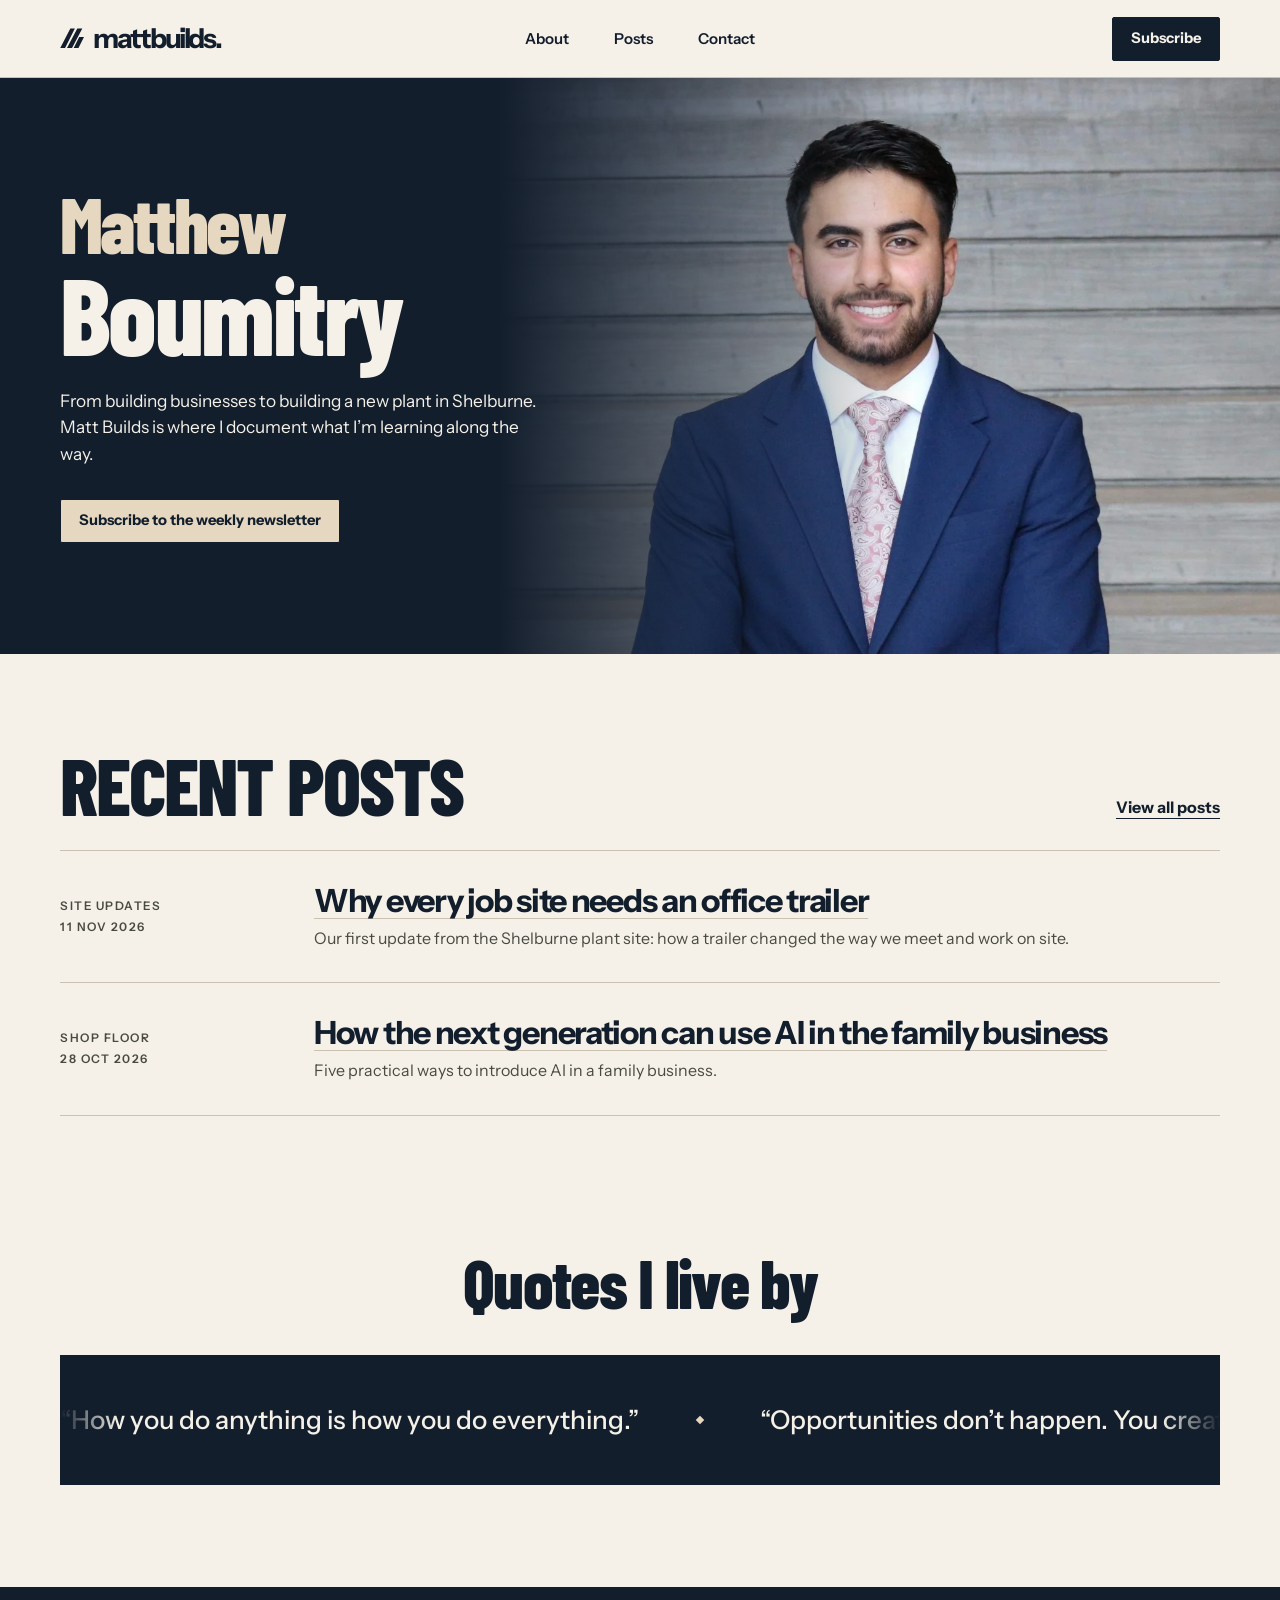
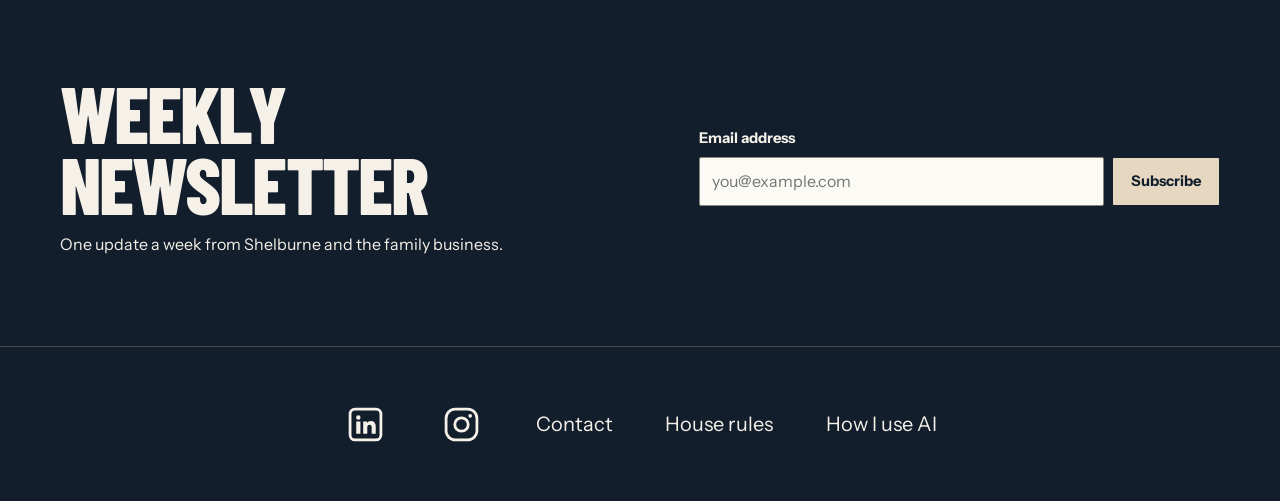
<file: public/index.html>
<!doctype html>
<html lang="en-CA">
<head>
  <meta charset="utf-8">
  <meta name="viewport" content="width=device-width, initial-scale=1">
  <meta name="description" content="I&#x27;m Matthew Boumitry. Mattbuilds follows the development of my family&#x27;s new precast plant in Shelburne, Ontario: progress from the site, and the lessons that come with it.">
  <meta name="theme-color" content="#f5f1e8">
  <title>Building a precast plant in Shelburne | Mattbuilds</title>
  <link rel="icon" href="assets/favicon.svg" type="image/svg+xml">
  <link rel="preload" href="assets/barlow-condensed-800.woff2" as="font" type="font/woff2" crossorigin>
  <link rel="stylesheet" href="assets/site.css">
  <script src="assets/site.js" defer></script>
</head>
<body>
<a class="skip-link" href="#main">Skip to content</a>
<header class="site-header">
  <div class="container header-layout">
    <a class="wordmark" href="index.html" aria-label="Mattbuilds home"><span class="brand-mark" aria-hidden="true"></span>mattbuilds<span class="brand-period" aria-hidden="true">.</span></a>
    <nav aria-label="Main navigation">
      <a href="about.html">About</a>
      <a href="posts.html">Posts</a>
      <a href="contact.html">Contact</a>
    </nav>
    <a class="button header-action" href="#subscribe">Subscribe</a>
  </div>
</header>
<main id="main">

<section class="profile-hero" aria-labelledby="hero-title">
  <div class="profile-portrait">
    <img src="assets/matthew-boumitry.webp" width="1270" height="1165" alt="Matthew Boumitry in a blue suit" fetchpriority="high">
  </div>
  <div class="container profile-content">
    <h1 id="hero-title"><span>Matthew</span> Boumitry</h1>
    <p>From building businesses to building a new plant in Shelburne.<br>
      Matt Builds is where I document what I’m learning along the way.</p>
    <a class="button" href="#subscribe">Subscribe to the weekly newsletter</a>
  </div>
</section>
<section class="container journal recent-posts" id="posts" aria-labelledby="posts-title">
  <div class="journal-heading">
    <h2 id="posts-title">Recent posts</h2>
    <a class="text-link" href="posts.html">View all posts</a>
  </div>
  <article class="journal-row journal-feature">
    <p class="post-meta">Site updates<br> <time datetime="2026-11-11">11 Nov 2026</time></p>
    <div>
      <h3><a href="office-trailer-job-site.html">Why every job site needs an office trailer</a></h3>
      <p>Our first update from the Shelburne plant site: how a trailer changed the way we meet and work on site.</p>
    </div>
  </article>
  <article class="journal-row journal-feature">
    <p class="post-meta">Shop floor<br> <time datetime="2026-10-28">28 Oct 2026</time></p>
    <div>
      <h3><a href="ai-in-family-business.html">How the next generation can use AI in the family business</a></h3>
      <p>Five practical ways to introduce AI in a family business.</p>
    </div>
  </article>
</section>

<section class="container quotes-section" aria-labelledby="quotes-title">
  <h2 id="quotes-title">Quotes I live by</h2>
  <div class="quote-marquee" data-marquee>
    <div class="quote-window">
      <div class="quote-track">
        <ul class="quote-list">
          <li><q>How you do anything is how you do everything.</q></li>
          <li><q>Opportunities don’t happen. You create them.</q></li>
          <li><q>Failure and success are on the same road. Failure is just an earlier exit.</q></li>
          <li><q>If you need to be liked by everyone, you’ll be led by everyone but yourself.</q></li>
          <li><q>You aren’t born the man you want to become you have to build him.</q></li>
          <li><q>If you don’t ask, the answers always no.</q></li>
          <li><q>Volume negates luck</q></li>
        </ul>
      </div>
    </div>
  </div>
</section>

<section class="newsletter" id="subscribe" aria-labelledby="subscribe-title">
  <div class="container newsletter-layout">
    <div>
      <h2 id="subscribe-title">Weekly newsletter</h2>
      <p>One update a week from Shelburne and the family business.</p>
    </div>
    <form class="newsletter-form" action="https://formspree.io/f/xppdpjzz" method="post" data-formspree="newsletter">
      <input type="hidden" name="form_type" value="newsletter">
      <input type="hidden" name="subject" value="Mattbuilds newsletter signup">
      <label for="newsletter-email">Email address</label>
      <div class="form-row">
        <input id="newsletter-email" name="email" type="email" placeholder="you@example.com" autocomplete="email" required>
        <button class="button" type="submit">Subscribe</button>
      </div>
      <p class="form-status" role="status"></p>
    </form>
  </div>
</section>
</main>
<footer class="site-footer">
  <nav class="container footer-layout" aria-label="Footer navigation">
    <a class="social-link" href="https://www.linkedin.com/in/matthewboumitry/" aria-label="LinkedIn">
      <svg viewBox="0 0 24 24" aria-hidden="true" focusable="false">
        <rect x="2" y="2" width="20" height="20" rx="3.2" fill="none" stroke="currentColor" stroke-width="1.8"/>
        <path fill="currentColor" d="M6 10h2.7v8H6zm1.35-4a1.43 1.43 0 1 1 0 2.86 1.43 1.43 0 0 1 0-2.86zM10.5 10H13v1.1c.5-.83 1.36-1.32 2.5-1.32 2.11 0 3.15 1.27 3.15 3.69V18H16v-4.23c0-1.04-.38-1.62-1.27-1.62-1 0-1.57.67-1.57 1.76V18H10.5z"/>
      </svg>
    </a>
    <a class="social-link" href="https://www.instagram.com/m.boumitry/" aria-label="Instagram">
      <svg viewBox="0 0 24 24" fill="none" aria-hidden="true" focusable="false">
        <rect x="2" y="2" width="20" height="20" rx="6" stroke="currentColor" stroke-width="1.8"/>
        <circle cx="12" cy="12" r="4.35" stroke="currentColor" stroke-width="1.8"/>
        <circle cx="17.65" cy="6.4" r="1.2" fill="currentColor"/>
      </svg>
    </a>
    <a href="contact.html">Contact</a>
    <a href="house-rules.html">House rules</a>
    <a href="ai.html">How I use AI</a>
  </nav>
</footer>
</body>
</html>
</file>
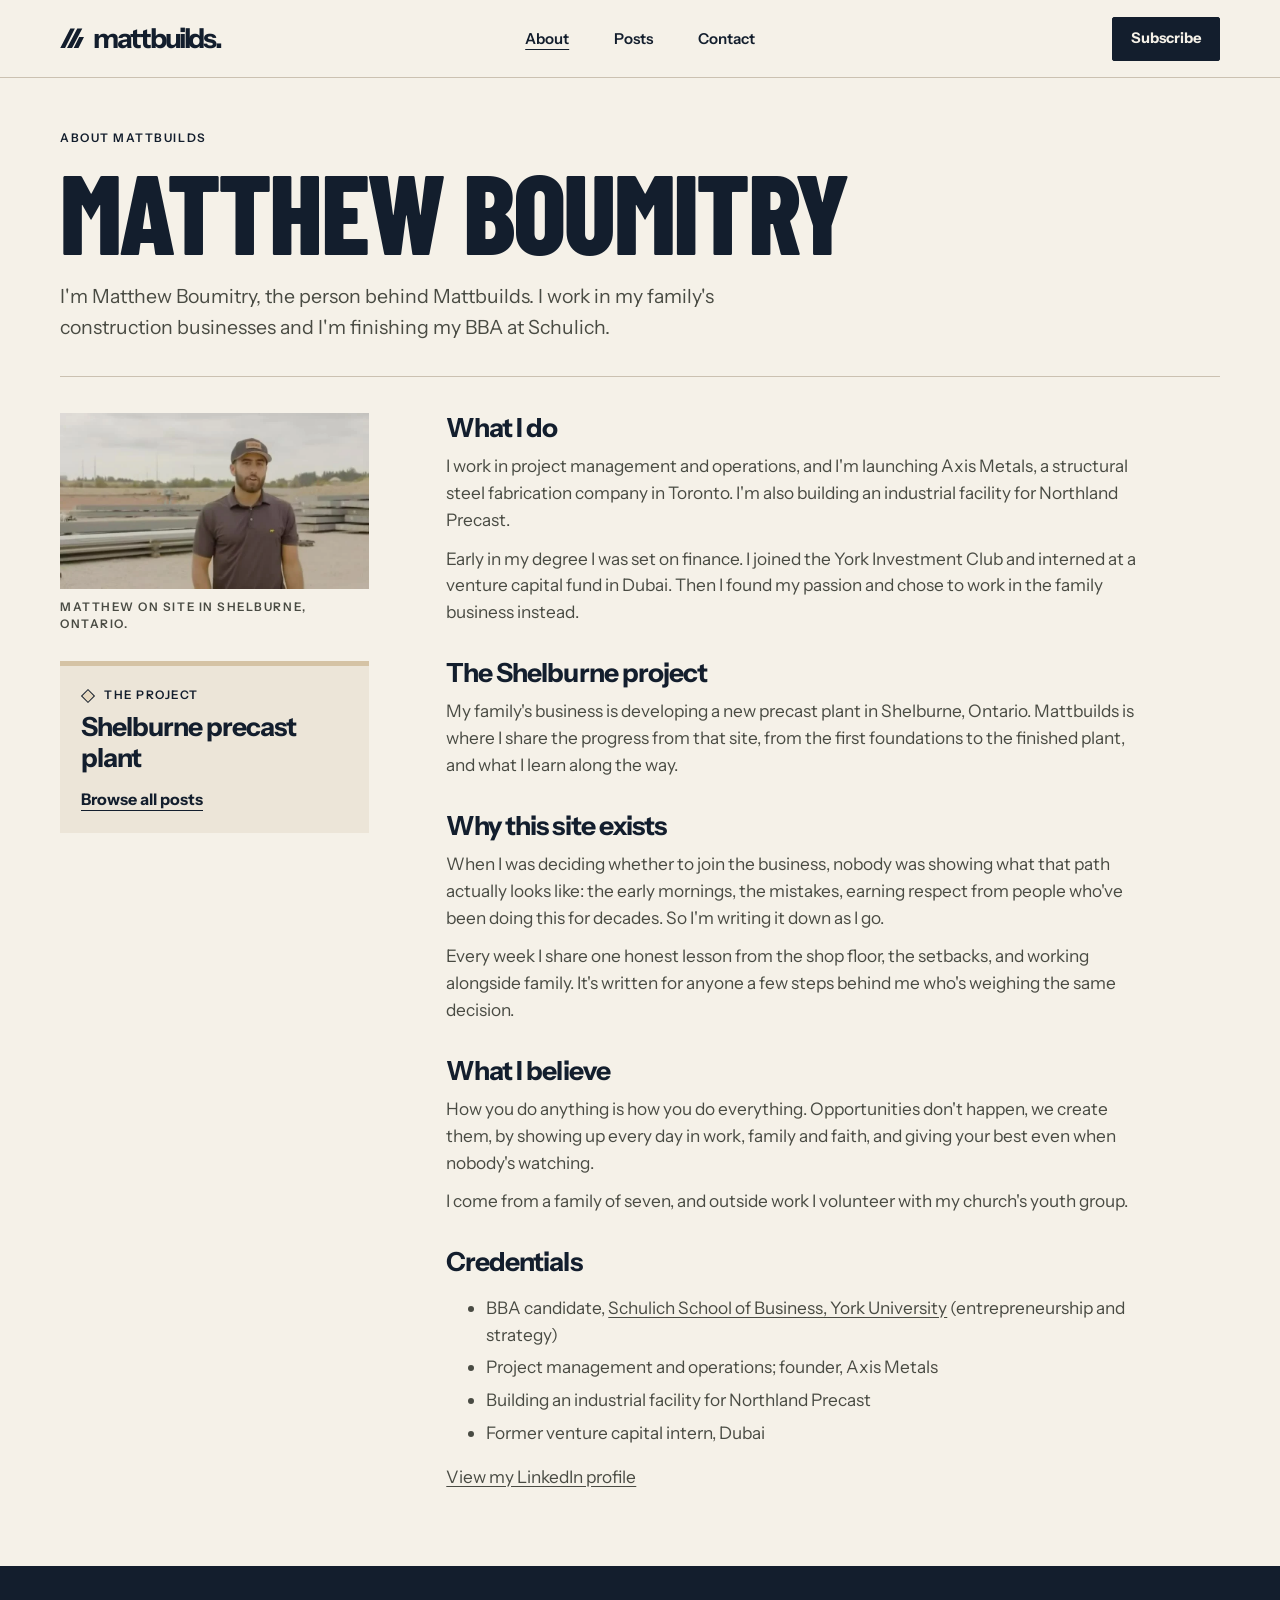
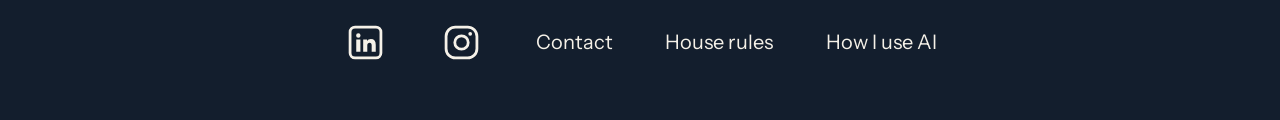
<file: public/about.html>
<!doctype html>
<html lang="en-CA">
<head>
  <meta charset="utf-8">
  <meta name="viewport" content="width=device-width, initial-scale=1">
  <meta name="description" content="I&#x27;m Matthew Boumitry, the person behind Mattbuilds. I work in my family&#x27;s construction businesses and I&#x27;m finishing my BBA at Schulich.">
  <meta name="theme-color" content="#f5f1e8">
  <title>About | Mattbuilds</title>
  <link rel="icon" href="assets/favicon.svg" type="image/svg+xml">
  <link rel="preload" href="assets/barlow-condensed-800.woff2" as="font" type="font/woff2" crossorigin>
  <link rel="stylesheet" href="assets/site.css">
  <script src="assets/site.js" defer></script>
</head>
<body>
<a class="skip-link" href="#main">Skip to content</a>
<header class="site-header">
  <div class="container header-layout">
    <a class="wordmark" href="index.html" aria-label="Mattbuilds home"><span class="brand-mark" aria-hidden="true"></span>mattbuilds<span class="brand-period" aria-hidden="true">.</span></a>
    <nav aria-label="Main navigation">
      <a href="about.html" aria-current="page">About</a>
      <a href="posts.html">Posts</a>
      <a href="contact.html">Contact</a>
    </nav>
    <a class="button header-action" href="index.html#subscribe">Subscribe</a>
  </div>
</header>
<main id="main">

<header class="container page-heading">
  <p class="eyebrow">About Mattbuilds</p>
  <h1>Matthew Boumitry</h1>
  <p class="page-intro">I&#x27;m Matthew Boumitry, the person behind Mattbuilds. I work in my family&#x27;s construction businesses and I&#x27;m finishing my BBA at Schulich.</p>
</header>
<div class="container detail-layout">
  <div class="profile-sidebar">
    <figure class="inline-figure">
      <img src="assets/matthew-on-site.webp" width="816" height="464" alt="Matthew Boumitry standing beside stacked steel at the Shelburne plant site">
      <figcaption>Matthew on site in Shelburne, Ontario.</figcaption>
    </figure>
    <aside class="side-note">
      <p class="eyebrow"><span class="location-dot" aria-hidden="true"></span> The project</p>
      <h2>Shelburne precast plant</h2>
      <a class="text-link" href="posts.html">Browse all posts</a>
    </aside>
  </div>
  <div class="prose">
          <h2>What I do</h2>
          <p>I work in project management and operations, and I'm launching Axis Metals, a structural steel fabrication company in Toronto. I'm also building an industrial facility for Northland Precast.</p>
          <p>Early in my degree I was set on finance. I joined the York Investment Club and interned at a venture capital fund in Dubai. Then I found my passion and chose to work in the family business instead.</p>

          <h2>The Shelburne project</h2>
          <p>My family's business is developing a new precast plant in Shelburne, Ontario. Mattbuilds is where I share the progress from that site, from the first foundations to the finished plant, and what I learn along the way.</p>

          <h2>Why this site exists</h2>
          <p>When I was deciding whether to join the business, nobody was showing what that path actually looks like: the early mornings, the mistakes, earning respect from people who've been doing this for decades. So I'm writing it down as I go.</p>
          <p>Every week I share one honest lesson from the shop floor, the setbacks, and working alongside family. It's written for anyone a few steps behind me who's weighing the same decision.</p>

          <h2>What I believe</h2>
          <p>How you do anything is how you do everything. Opportunities don't happen, we create them, by showing up every day in work, family and faith, and giving your best even when nobody's watching.</p>
          <p>I come from a family of seven, and outside work I volunteer with my church's youth group.</p>

          <h2>Credentials</h2>
          <ul>
            <li>BBA candidate, <a href="https://schulich.yorku.ca/programs/bba/">Schulich School of Business, York University</a> (entrepreneurship and strategy)</li>
            <li>Project management and operations; founder, Axis Metals</li>
            <li>Building an industrial facility for Northland Precast</li>
            <li>Former venture capital intern, Dubai</li>
          </ul>
          <p><a href="https://www.linkedin.com/in/matthewboumitry/">View my LinkedIn profile</a></p>
          </div>
</div>


</main>
<footer class="site-footer">
  <nav class="container footer-layout" aria-label="Footer navigation">
    <a class="social-link" href="https://www.linkedin.com/in/matthewboumitry/" aria-label="LinkedIn">
      <svg viewBox="0 0 24 24" aria-hidden="true" focusable="false">
        <rect x="2" y="2" width="20" height="20" rx="3.2" fill="none" stroke="currentColor" stroke-width="1.8"/>
        <path fill="currentColor" d="M6 10h2.7v8H6zm1.35-4a1.43 1.43 0 1 1 0 2.86 1.43 1.43 0 0 1 0-2.86zM10.5 10H13v1.1c.5-.83 1.36-1.32 2.5-1.32 2.11 0 3.15 1.27 3.15 3.69V18H16v-4.23c0-1.04-.38-1.62-1.27-1.62-1 0-1.57.67-1.57 1.76V18H10.5z"/>
      </svg>
    </a>
    <a class="social-link" href="https://www.instagram.com/m.boumitry/" aria-label="Instagram">
      <svg viewBox="0 0 24 24" fill="none" aria-hidden="true" focusable="false">
        <rect x="2" y="2" width="20" height="20" rx="6" stroke="currentColor" stroke-width="1.8"/>
        <circle cx="12" cy="12" r="4.35" stroke="currentColor" stroke-width="1.8"/>
        <circle cx="17.65" cy="6.4" r="1.2" fill="currentColor"/>
      </svg>
    </a>
    <a href="contact.html">Contact</a>
    <a href="house-rules.html">House rules</a>
    <a href="ai.html">How I use AI</a>
  </nav>
</footer>
</body>
</html>
</file>
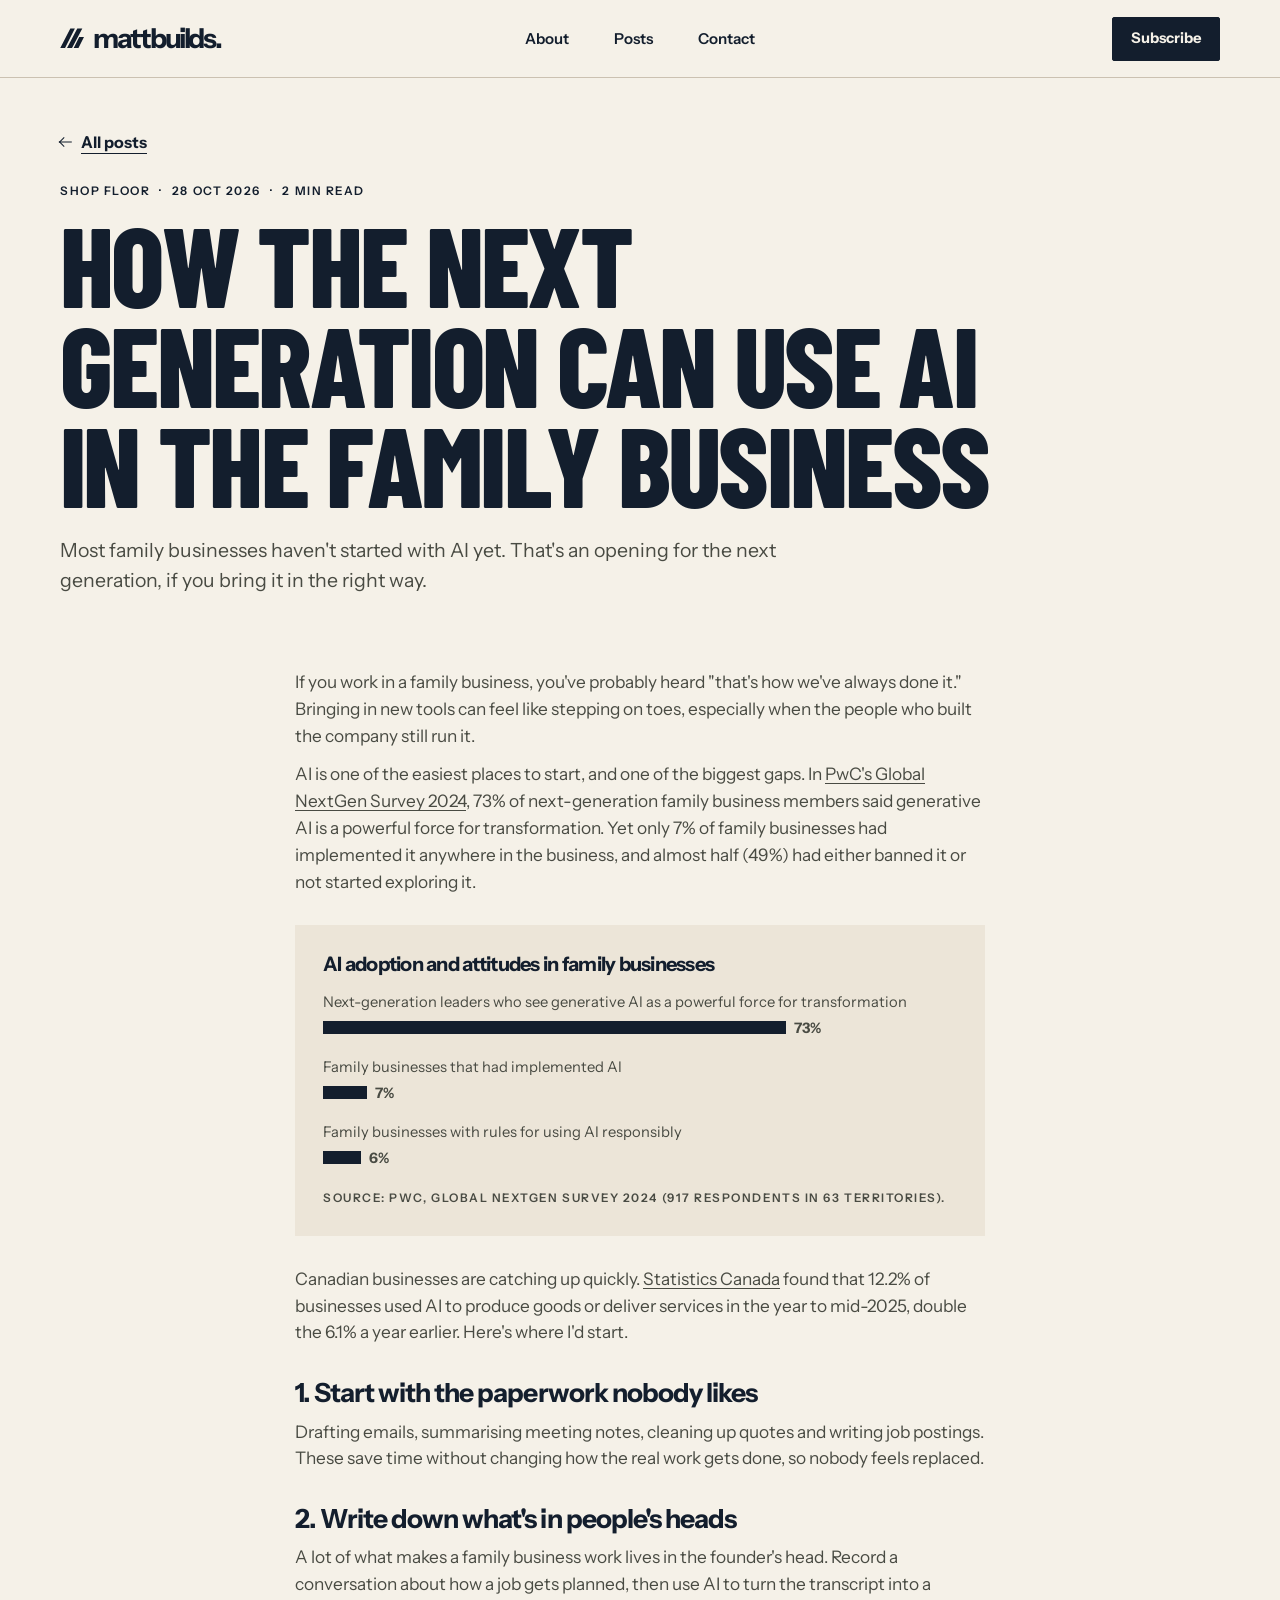
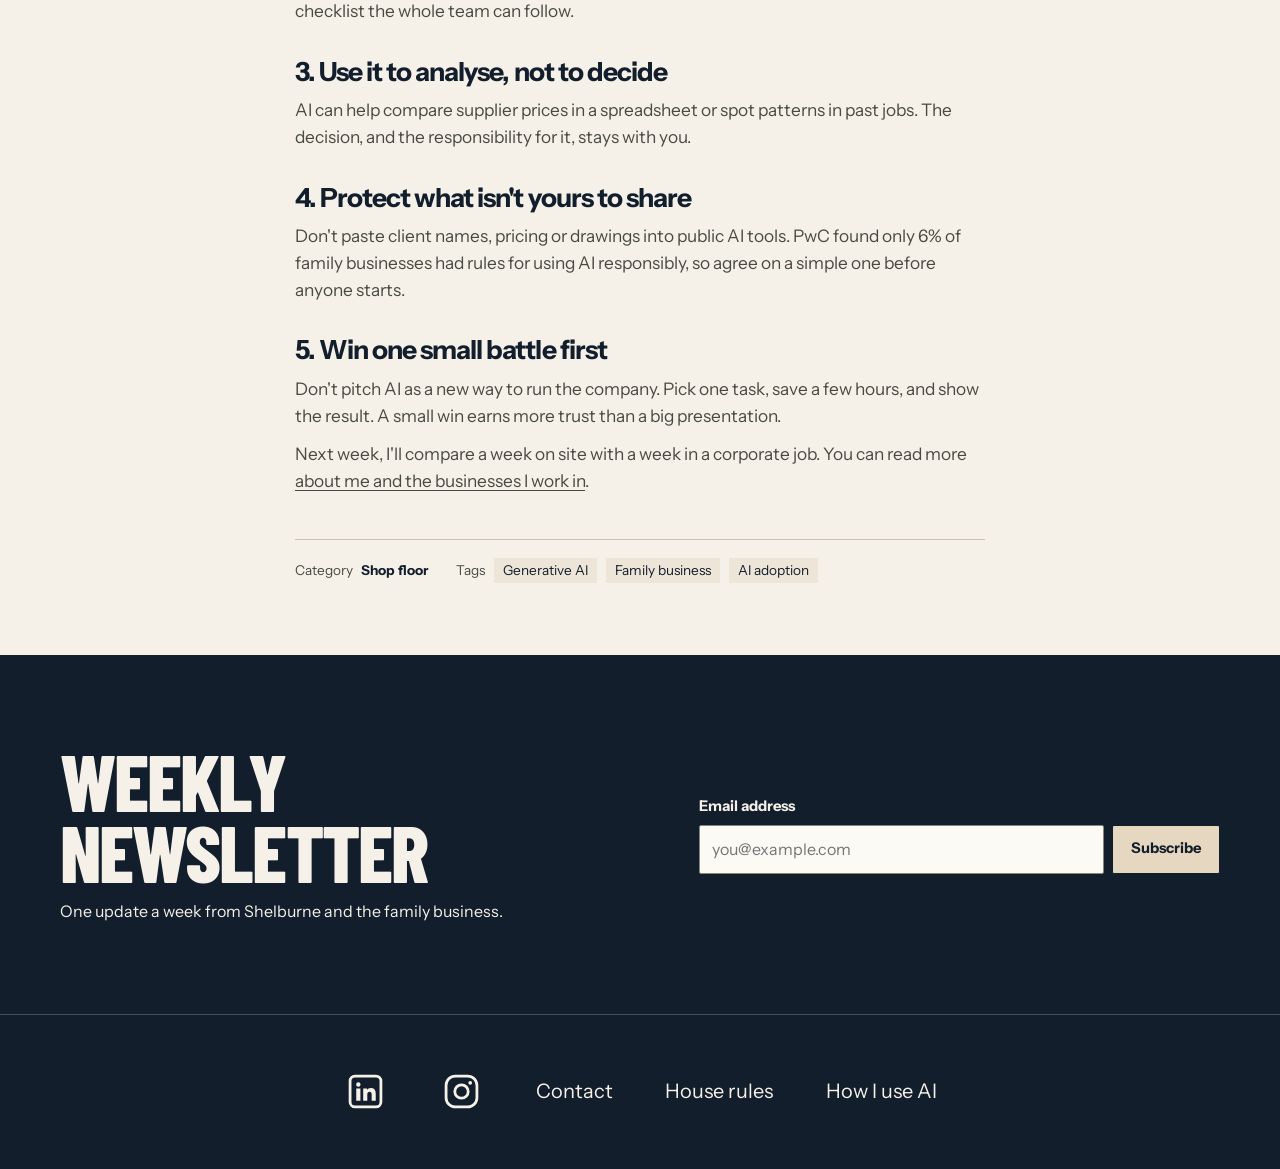
<file: public/ai-in-family-business.html>
<!doctype html>
<html lang="en-CA">
<head>
  <meta charset="utf-8">
  <meta name="viewport" content="width=device-width, initial-scale=1">
  <meta name="description" content="Most family businesses haven&#x27;t started with AI yet. That&#x27;s an opening for the next generation, if you bring it in the right way.">
  <meta name="theme-color" content="#f5f1e8">
  <title>How the next generation can use AI in the family business | Mattbuilds</title>
  <link rel="icon" href="assets/favicon.svg" type="image/svg+xml">
  <link rel="preload" href="assets/barlow-condensed-800.woff2" as="font" type="font/woff2" crossorigin>
  <link rel="stylesheet" href="assets/site.css">
  <script src="assets/site.js" defer></script>
</head>
<body>
<a class="skip-link" href="#main">Skip to content</a>
<header class="site-header">
  <div class="container header-layout">
    <a class="wordmark" href="index.html" aria-label="Mattbuilds home"><span class="brand-mark" aria-hidden="true"></span>mattbuilds<span class="brand-period" aria-hidden="true">.</span></a>
    <nav aria-label="Main navigation">
      <a href="about.html">About</a>
      <a href="posts.html">Posts</a>
      <a href="contact.html">Contact</a>
    </nav>
    <a class="button header-action" href="index.html#subscribe">Subscribe</a>
  </div>
</header>
<main id="main">
<article>
  <header class="container page-heading article-heading">
    <a class="text-link back-link" href="posts.html"><span class="arrow arrow-left" aria-hidden="true"></span> All posts</a>
    <p class="eyebrow">Shop floor <span aria-hidden="true">·</span> <time datetime="2026-10-28">28 Oct 2026</time> <span aria-hidden="true">·</span> 2 min read</p>
    <h1>How the next generation can use AI in the family business</h1>
    <p class="page-intro">Most family businesses haven&#x27;t started with AI yet. That&#x27;s an opening for the next generation, if you bring it in the right way.</p>
  </header>
  <div class="container prose standalone-prose"><p>If you work in a family business, you've probably heard "that's how we've always done it." Bringing in new tools can feel like stepping on toes, especially when the people who built the company still run it.</p>
          <p>AI is one of the easiest places to start, and one of the biggest gaps. In <a href="https://www.pwc.com/gx/en/issues/c-suite-insights/nextgen.html" target="_blank" rel="noopener">PwC's Global NextGen Survey 2024</a>, 73% of next-generation family business members said generative AI is a powerful force for transformation. Yet only 7% of family businesses had implemented it anywhere in the business, and almost half (49%) had either banned it or not started exploring it.</p>

          <figure class="path-figure" aria-labelledby="gap-title">
            <h2 id="gap-title">AI adoption and attitudes in family businesses</h2>
            <dl class="survey-chart">
              <div>
                <dt>Next-generation leaders who see generative AI as a powerful force for transformation</dt>
                <dd><span aria-hidden="true" style="--bar: 73%"></span><strong>73%</strong></dd>
              </div>
              <div>
                <dt>Family businesses that had implemented AI</dt>
                <dd><span aria-hidden="true" style="--bar: 7%"></span><strong>7%</strong></dd>
              </div>
              <div>
                <dt>Family businesses with rules for using AI responsibly</dt>
                <dd><span aria-hidden="true" style="--bar: 6%"></span><strong>6%</strong></dd>
              </div>
            </dl>
            <figcaption>Source: PwC, Global NextGen Survey 2024 (917 respondents in 63 territories).</figcaption>
          </figure>

          <p>Canadian businesses are catching up quickly. <a href="https://www150.statcan.gc.ca/n1/pub/11-621-m/11-621-m2025008-eng.htm" target="_blank" rel="noopener">Statistics Canada</a> found that 12.2% of businesses used AI to produce goods or deliver services in the year to mid-2025, double the 6.1% a year earlier. Here's where I'd start.</p>

          <h2>1. Start with the paperwork nobody likes</h2>
          <p>Drafting emails, summarising meeting notes, cleaning up quotes and writing job postings. These save time without changing how the real work gets done, so nobody feels replaced.</p>

          <h2>2. Write down what's in people's heads</h2>
          <p>A lot of what makes a family business work lives in the founder's head. Record a conversation about how a job gets planned, then use AI to turn the transcript into a checklist the whole team can follow.</p>

          <h2>3. Use it to analyse, not to decide</h2>
          <p>AI can help compare supplier prices in a spreadsheet or spot patterns in past jobs. The decision, and the responsibility for it, stays with you.</p>

          <h2>4. Protect what isn't yours to share</h2>
          <p>Don't paste client names, pricing or drawings into public AI tools. PwC found only 6% of family businesses had rules for using AI responsibly, so agree on a simple one before anyone starts.</p>

          <h2>5. Win one small battle first</h2>
          <p>Don't pitch AI as a new way to run the company. Pick one task, save a few hours, and show the result. A small win earns more trust than a big presentation.</p>

          <p>Next week, I'll compare a week on site with a week in a corporate job. You can read more <a href="about.html">about me and the businesses I work in</a>.</p>

          </div>
  <footer class="container post-taxonomy">
    <p>Category <strong>Shop floor</strong></p>
    <div>
      <p id="post-tags-title">Tags</p>
      <ul aria-labelledby="post-tags-title">
        <li>Generative AI</li>
        <li>Family business</li>
        <li>AI adoption</li>
      </ul>
    </div>
  </footer>
</article>
<section class="newsletter" id="subscribe" aria-labelledby="subscribe-title">
  <div class="container newsletter-layout">
    <div>
      <h2 id="subscribe-title">Weekly newsletter</h2>
      <p>One update a week from Shelburne and the family business.</p>
    </div>
    <form class="newsletter-form" action="https://formspree.io/f/xppdpjzz" method="post" data-formspree="newsletter">
      <input type="hidden" name="form_type" value="newsletter">
      <input type="hidden" name="subject" value="Mattbuilds newsletter signup">
      <label for="newsletter-email">Email address</label>
      <div class="form-row">
        <input id="newsletter-email" name="email" type="email" placeholder="you@example.com" autocomplete="email" required>
        <button class="button" type="submit">Subscribe</button>
      </div>
      <p class="form-status" role="status"></p>
    </form>
  </div>
</section>

</main>
<footer class="site-footer">
  <nav class="container footer-layout" aria-label="Footer navigation">
    <a class="social-link" href="https://www.linkedin.com/in/matthewboumitry/" aria-label="LinkedIn">
      <svg viewBox="0 0 24 24" aria-hidden="true" focusable="false">
        <rect x="2" y="2" width="20" height="20" rx="3.2" fill="none" stroke="currentColor" stroke-width="1.8"/>
        <path fill="currentColor" d="M6 10h2.7v8H6zm1.35-4a1.43 1.43 0 1 1 0 2.86 1.43 1.43 0 0 1 0-2.86zM10.5 10H13v1.1c.5-.83 1.36-1.32 2.5-1.32 2.11 0 3.15 1.27 3.15 3.69V18H16v-4.23c0-1.04-.38-1.62-1.27-1.62-1 0-1.57.67-1.57 1.76V18H10.5z"/>
      </svg>
    </a>
    <a class="social-link" href="https://www.instagram.com/m.boumitry/" aria-label="Instagram">
      <svg viewBox="0 0 24 24" fill="none" aria-hidden="true" focusable="false">
        <rect x="2" y="2" width="20" height="20" rx="6" stroke="currentColor" stroke-width="1.8"/>
        <circle cx="12" cy="12" r="4.35" stroke="currentColor" stroke-width="1.8"/>
        <circle cx="17.65" cy="6.4" r="1.2" fill="currentColor"/>
      </svg>
    </a>
    <a href="contact.html">Contact</a>
    <a href="house-rules.html">House rules</a>
    <a href="ai.html">How I use AI</a>
  </nav>
</footer>
</body>
</html>
</file>
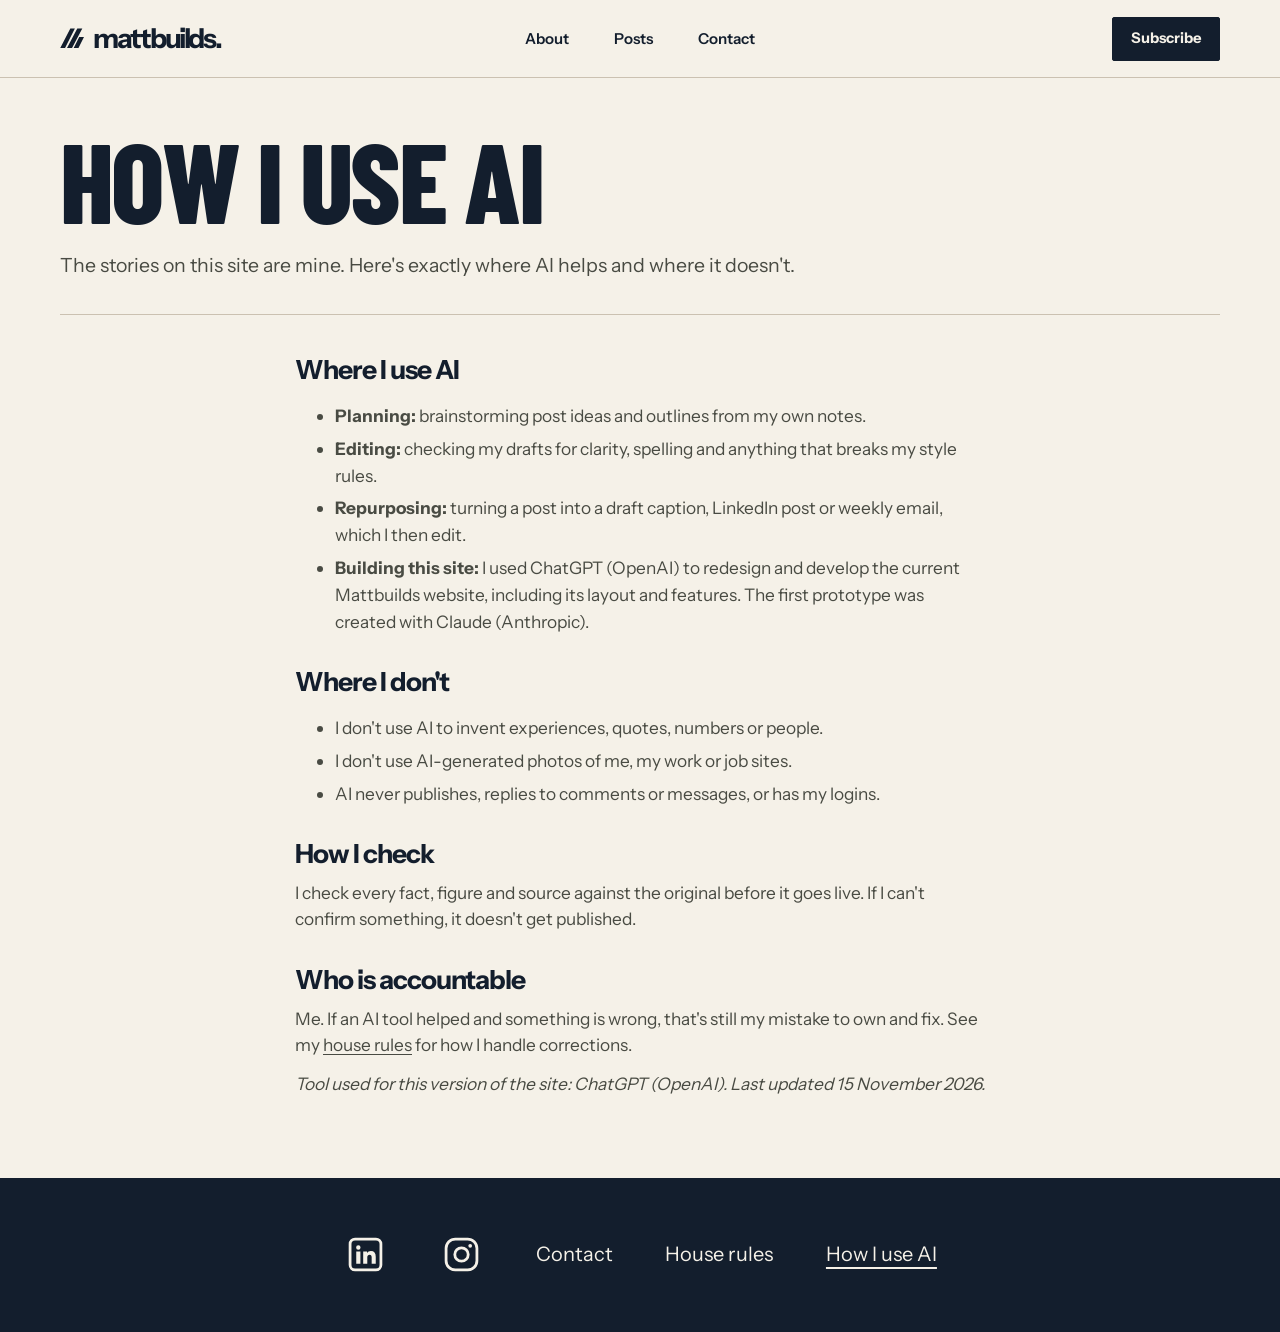
<file: public/ai.html>
<!doctype html>
<html lang="en-CA">
<head>
  <meta charset="utf-8">
  <meta name="viewport" content="width=device-width, initial-scale=1">
  <meta name="description" content="The stories on this site are mine. Here&#x27;s exactly where AI helps and where it doesn&#x27;t.">
  <meta name="theme-color" content="#f5f1e8">
  <title>How I use AI | Mattbuilds</title>
  <link rel="icon" href="assets/favicon.svg" type="image/svg+xml">
  <link rel="preload" href="assets/barlow-condensed-800.woff2" as="font" type="font/woff2" crossorigin>
  <link rel="stylesheet" href="assets/site.css">
  <script src="assets/site.js" defer></script>
</head>
<body>
<a class="skip-link" href="#main">Skip to content</a>
<header class="site-header">
  <div class="container header-layout">
    <a class="wordmark" href="index.html" aria-label="Mattbuilds home"><span class="brand-mark" aria-hidden="true"></span>mattbuilds<span class="brand-period" aria-hidden="true">.</span></a>
    <nav aria-label="Main navigation">
      <a href="about.html">About</a>
      <a href="posts.html">Posts</a>
      <a href="contact.html">Contact</a>
    </nav>
    <a class="button header-action" href="index.html#subscribe">Subscribe</a>
  </div>
</header>
<main id="main">

<header class="container page-heading">
  <h1>How I use AI</h1>
  <p class="page-intro">The stories on this site are mine. Here&#x27;s exactly where AI helps and where it doesn&#x27;t.</p>
</header>
<div class="container prose standalone-prose">
  <h2>Where I use AI</h2>
  <ul>
    <li><strong>Planning:</strong> brainstorming post ideas and outlines from my own notes.</li>
    <li><strong>Editing:</strong> checking my drafts for clarity, spelling and anything that breaks my style rules.</li>
    <li><strong>Repurposing:</strong> turning a post into a draft caption, LinkedIn post or weekly email, which I then edit.</li>
    <li><strong>Building this site:</strong> I used ChatGPT (OpenAI) to redesign and develop the current Mattbuilds website, including its layout and features. The first prototype was created with Claude (Anthropic).</li>
  </ul>

  <h2>Where I don't</h2>
  <ul>
    <li>I don't use AI to invent experiences, quotes, numbers or people.</li>
    <li>I don't use AI-generated photos of me, my work or job sites.</li>
    <li>AI never publishes, replies to comments or messages, or has my logins.</li>
  </ul>

  <h2>How I check</h2>
  <p>I check every fact, figure and source against the original before it goes live. If I can't confirm something, it doesn't get published.</p>

  <h2>Who is accountable</h2>
  <p>Me. If an AI tool helped and something is wrong, that's still my mistake to own and fix. See my <a href="house-rules.html">house rules</a> for how I handle corrections.</p>

  <p><em>Tool used for this version of the site: ChatGPT (OpenAI). Last updated 15 November 2026.</em></p>

</div>
</main>
<footer class="site-footer">
  <nav class="container footer-layout" aria-label="Footer navigation">
    <a class="social-link" href="https://www.linkedin.com/in/matthewboumitry/" aria-label="LinkedIn">
      <svg viewBox="0 0 24 24" aria-hidden="true" focusable="false">
        <rect x="2" y="2" width="20" height="20" rx="3.2" fill="none" stroke="currentColor" stroke-width="1.8"/>
        <path fill="currentColor" d="M6 10h2.7v8H6zm1.35-4a1.43 1.43 0 1 1 0 2.86 1.43 1.43 0 0 1 0-2.86zM10.5 10H13v1.1c.5-.83 1.36-1.32 2.5-1.32 2.11 0 3.15 1.27 3.15 3.69V18H16v-4.23c0-1.04-.38-1.62-1.27-1.62-1 0-1.57.67-1.57 1.76V18H10.5z"/>
      </svg>
    </a>
    <a class="social-link" href="https://www.instagram.com/m.boumitry/" aria-label="Instagram">
      <svg viewBox="0 0 24 24" fill="none" aria-hidden="true" focusable="false">
        <rect x="2" y="2" width="20" height="20" rx="6" stroke="currentColor" stroke-width="1.8"/>
        <circle cx="12" cy="12" r="4.35" stroke="currentColor" stroke-width="1.8"/>
        <circle cx="17.65" cy="6.4" r="1.2" fill="currentColor"/>
      </svg>
    </a>
    <a href="contact.html">Contact</a>
    <a href="house-rules.html">House rules</a>
    <a href="ai.html" aria-current="page">How I use AI</a>
  </nav>
</footer>
</body>
</html>
</file>
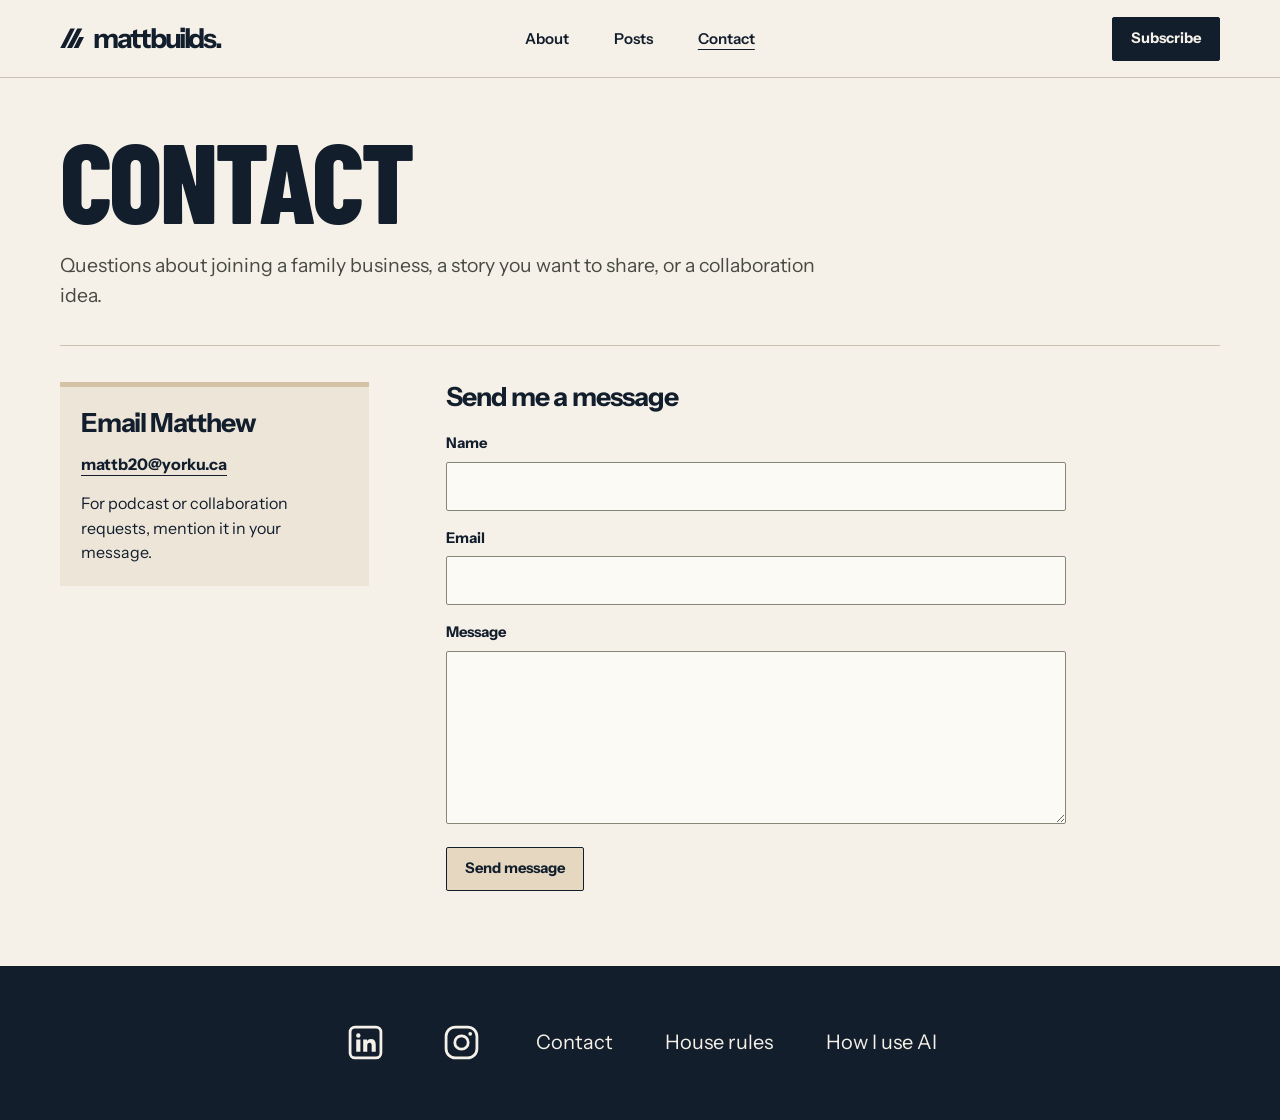
<file: public/contact.html>
<!doctype html>
<html lang="en-CA">
<head>
  <meta charset="utf-8">
  <meta name="viewport" content="width=device-width, initial-scale=1">
  <meta name="description" content="Questions about joining a family business, a story you want to share, or a collaboration idea.">
  <meta name="theme-color" content="#f5f1e8">
  <title>Contact | Mattbuilds</title>
  <link rel="icon" href="assets/favicon.svg" type="image/svg+xml">
  <link rel="preload" href="assets/barlow-condensed-800.woff2" as="font" type="font/woff2" crossorigin>
  <link rel="stylesheet" href="assets/site.css">
  <script src="assets/site.js" defer></script>
</head>
<body>
<a class="skip-link" href="#main">Skip to content</a>
<header class="site-header">
  <div class="container header-layout">
    <a class="wordmark" href="index.html" aria-label="Mattbuilds home"><span class="brand-mark" aria-hidden="true"></span>mattbuilds<span class="brand-period" aria-hidden="true">.</span></a>
    <nav aria-label="Main navigation">
      <a href="about.html">About</a>
      <a href="posts.html">Posts</a>
      <a href="contact.html" aria-current="page">Contact</a>
    </nav>
    <a class="button header-action" href="index.html#subscribe">Subscribe</a>
  </div>
</header>
<main id="main">

<header class="container page-heading">
  <h1>Contact</h1>
  <p class="page-intro">Questions about joining a family business, a story you want to share, or a collaboration idea.</p>
</header>
<div class="container detail-layout contact-layout">
  <aside class="side-note">
    <h2>Email Matthew</h2>
    <a class="text-link email-link" href="mailto:mattb20@yorku.ca">mattb20@yorku.ca</a>
    <p>For podcast or collaboration requests, mention it in your message.</p>
  </aside>
  <form class="contact-form" action="https://formspree.io/f/xppdpjzz" method="post" data-formspree="contact">
    <input type="hidden" name="form_type" value="contact">
    <input type="hidden" name="subject" value="Mattbuilds contact message">
    <h2>Send me a message</h2>
    <label for="contact-name">Name</label>
    <input id="contact-name" name="name" autocomplete="name" required>
    <label for="contact-email">Email</label>
    <input id="contact-email" name="email" type="email" autocomplete="email" required>
    <label for="contact-message">Message</label>
    <textarea id="contact-message" name="message" rows="6" required></textarea>
    <button class="button" type="submit">Send message</button>
    <p class="form-status" role="status"></p>
  </form>
</div>


</main>
<footer class="site-footer">
  <nav class="container footer-layout" aria-label="Footer navigation">
    <a class="social-link" href="https://www.linkedin.com/in/matthewboumitry/" aria-label="LinkedIn">
      <svg viewBox="0 0 24 24" aria-hidden="true" focusable="false">
        <rect x="2" y="2" width="20" height="20" rx="3.2" fill="none" stroke="currentColor" stroke-width="1.8"/>
        <path fill="currentColor" d="M6 10h2.7v8H6zm1.35-4a1.43 1.43 0 1 1 0 2.86 1.43 1.43 0 0 1 0-2.86zM10.5 10H13v1.1c.5-.83 1.36-1.32 2.5-1.32 2.11 0 3.15 1.27 3.15 3.69V18H16v-4.23c0-1.04-.38-1.62-1.27-1.62-1 0-1.57.67-1.57 1.76V18H10.5z"/>
      </svg>
    </a>
    <a class="social-link" href="https://www.instagram.com/m.boumitry/" aria-label="Instagram">
      <svg viewBox="0 0 24 24" fill="none" aria-hidden="true" focusable="false">
        <rect x="2" y="2" width="20" height="20" rx="6" stroke="currentColor" stroke-width="1.8"/>
        <circle cx="12" cy="12" r="4.35" stroke="currentColor" stroke-width="1.8"/>
        <circle cx="17.65" cy="6.4" r="1.2" fill="currentColor"/>
      </svg>
    </a>
    <a href="contact.html">Contact</a>
    <a href="house-rules.html">House rules</a>
    <a href="ai.html">How I use AI</a>
  </nav>
</footer>
</body>
</html>
</file>
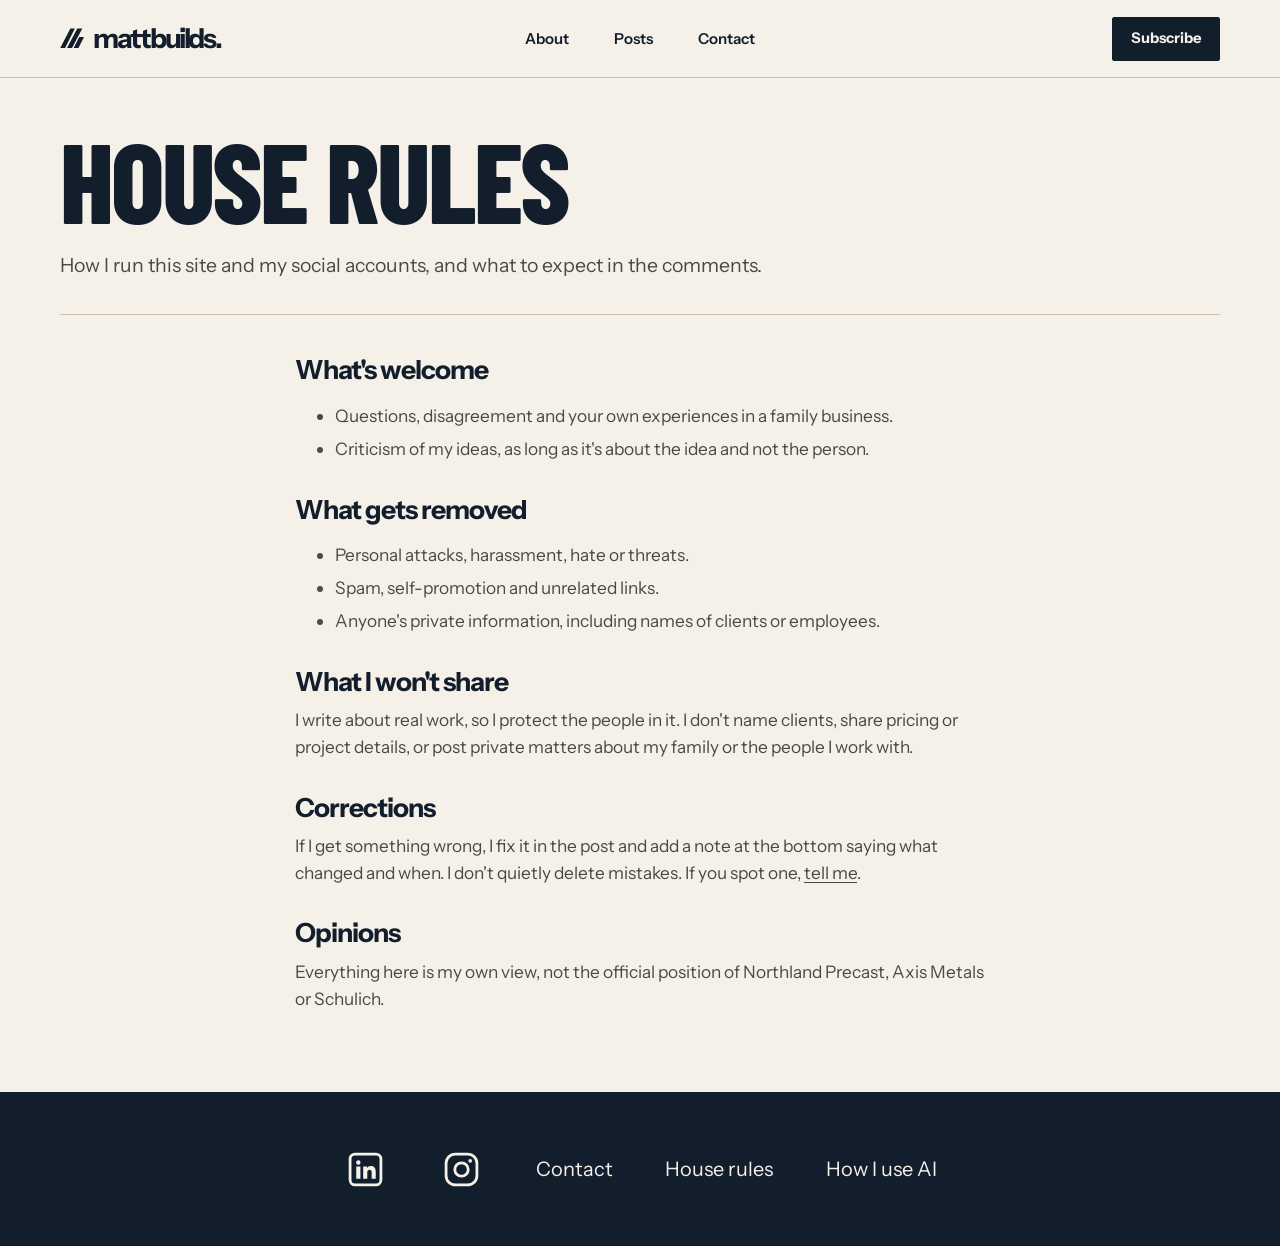
<file: public/house-rules.html>
<!doctype html>
<html lang="en-CA">
<head>
  <meta charset="utf-8">
  <meta name="viewport" content="width=device-width, initial-scale=1">
  <meta name="description" content="How I run this site and my social accounts, and what to expect in the comments.">
  <meta name="theme-color" content="#f5f1e8">
  <title>House rules | Mattbuilds</title>
  <link rel="icon" href="assets/favicon.svg" type="image/svg+xml">
  <link rel="preload" href="assets/barlow-condensed-800.woff2" as="font" type="font/woff2" crossorigin>
  <link rel="stylesheet" href="assets/site.css">
  <script src="assets/site.js" defer></script>
</head>
<body>
<a class="skip-link" href="#main">Skip to content</a>
<header class="site-header">
  <div class="container header-layout">
    <a class="wordmark" href="index.html" aria-label="Mattbuilds home"><span class="brand-mark" aria-hidden="true"></span>mattbuilds<span class="brand-period" aria-hidden="true">.</span></a>
    <nav aria-label="Main navigation">
      <a href="about.html">About</a>
      <a href="posts.html">Posts</a>
      <a href="contact.html">Contact</a>
    </nav>
    <a class="button header-action" href="index.html#subscribe">Subscribe</a>
  </div>
</header>
<main id="main">

<header class="container page-heading">
  <h1>House rules</h1>
  <p class="page-intro">How I run this site and my social accounts, and what to expect in the comments.</p>
</header>
<div class="container prose standalone-prose">
        <h2>What's welcome</h2>
        <ul>
          <li>Questions, disagreement and your own experiences in a family business.</li>
          <li>Criticism of my ideas, as long as it's about the idea and not the person.</li>
        </ul>

        <h2>What gets removed</h2>
        <ul>
          <li>Personal attacks, harassment, hate or threats.</li>
          <li>Spam, self-promotion and unrelated links.</li>
          <li>Anyone's private information, including names of clients or employees.</li>
        </ul>

        <h2>What I won't share</h2>
        <p>I write about real work, so I protect the people in it. I don't name clients, share pricing or project details, or post private matters about my family or the people I work with.</p>

        <h2>Corrections</h2>
        <p>If I get something wrong, I fix it in the post and add a note at the bottom saying what changed and when. I don't quietly delete mistakes. If you spot one, <a href="contact.html">tell me</a>.</p>

        <h2>Opinions</h2>
        <p>Everything here is my own view, not the official position of Northland Precast, Axis Metals or Schulich.</p>
      </div>


</main>
<footer class="site-footer">
  <nav class="container footer-layout" aria-label="Footer navigation">
    <a class="social-link" href="https://www.linkedin.com/in/matthewboumitry/" aria-label="LinkedIn">
      <svg viewBox="0 0 24 24" aria-hidden="true" focusable="false">
        <rect x="2" y="2" width="20" height="20" rx="3.2" fill="none" stroke="currentColor" stroke-width="1.8"/>
        <path fill="currentColor" d="M6 10h2.7v8H6zm1.35-4a1.43 1.43 0 1 1 0 2.86 1.43 1.43 0 0 1 0-2.86zM10.5 10H13v1.1c.5-.83 1.36-1.32 2.5-1.32 2.11 0 3.15 1.27 3.15 3.69V18H16v-4.23c0-1.04-.38-1.62-1.27-1.62-1 0-1.57.67-1.57 1.76V18H10.5z"/>
      </svg>
    </a>
    <a class="social-link" href="https://www.instagram.com/m.boumitry/" aria-label="Instagram">
      <svg viewBox="0 0 24 24" fill="none" aria-hidden="true" focusable="false">
        <rect x="2" y="2" width="20" height="20" rx="6" stroke="currentColor" stroke-width="1.8"/>
        <circle cx="12" cy="12" r="4.35" stroke="currentColor" stroke-width="1.8"/>
        <circle cx="17.65" cy="6.4" r="1.2" fill="currentColor"/>
      </svg>
    </a>
    <a href="contact.html">Contact</a>
    <a href="house-rules.html">House rules</a>
    <a href="ai.html">How I use AI</a>
  </nav>
</footer>
</body>
</html>
</file>
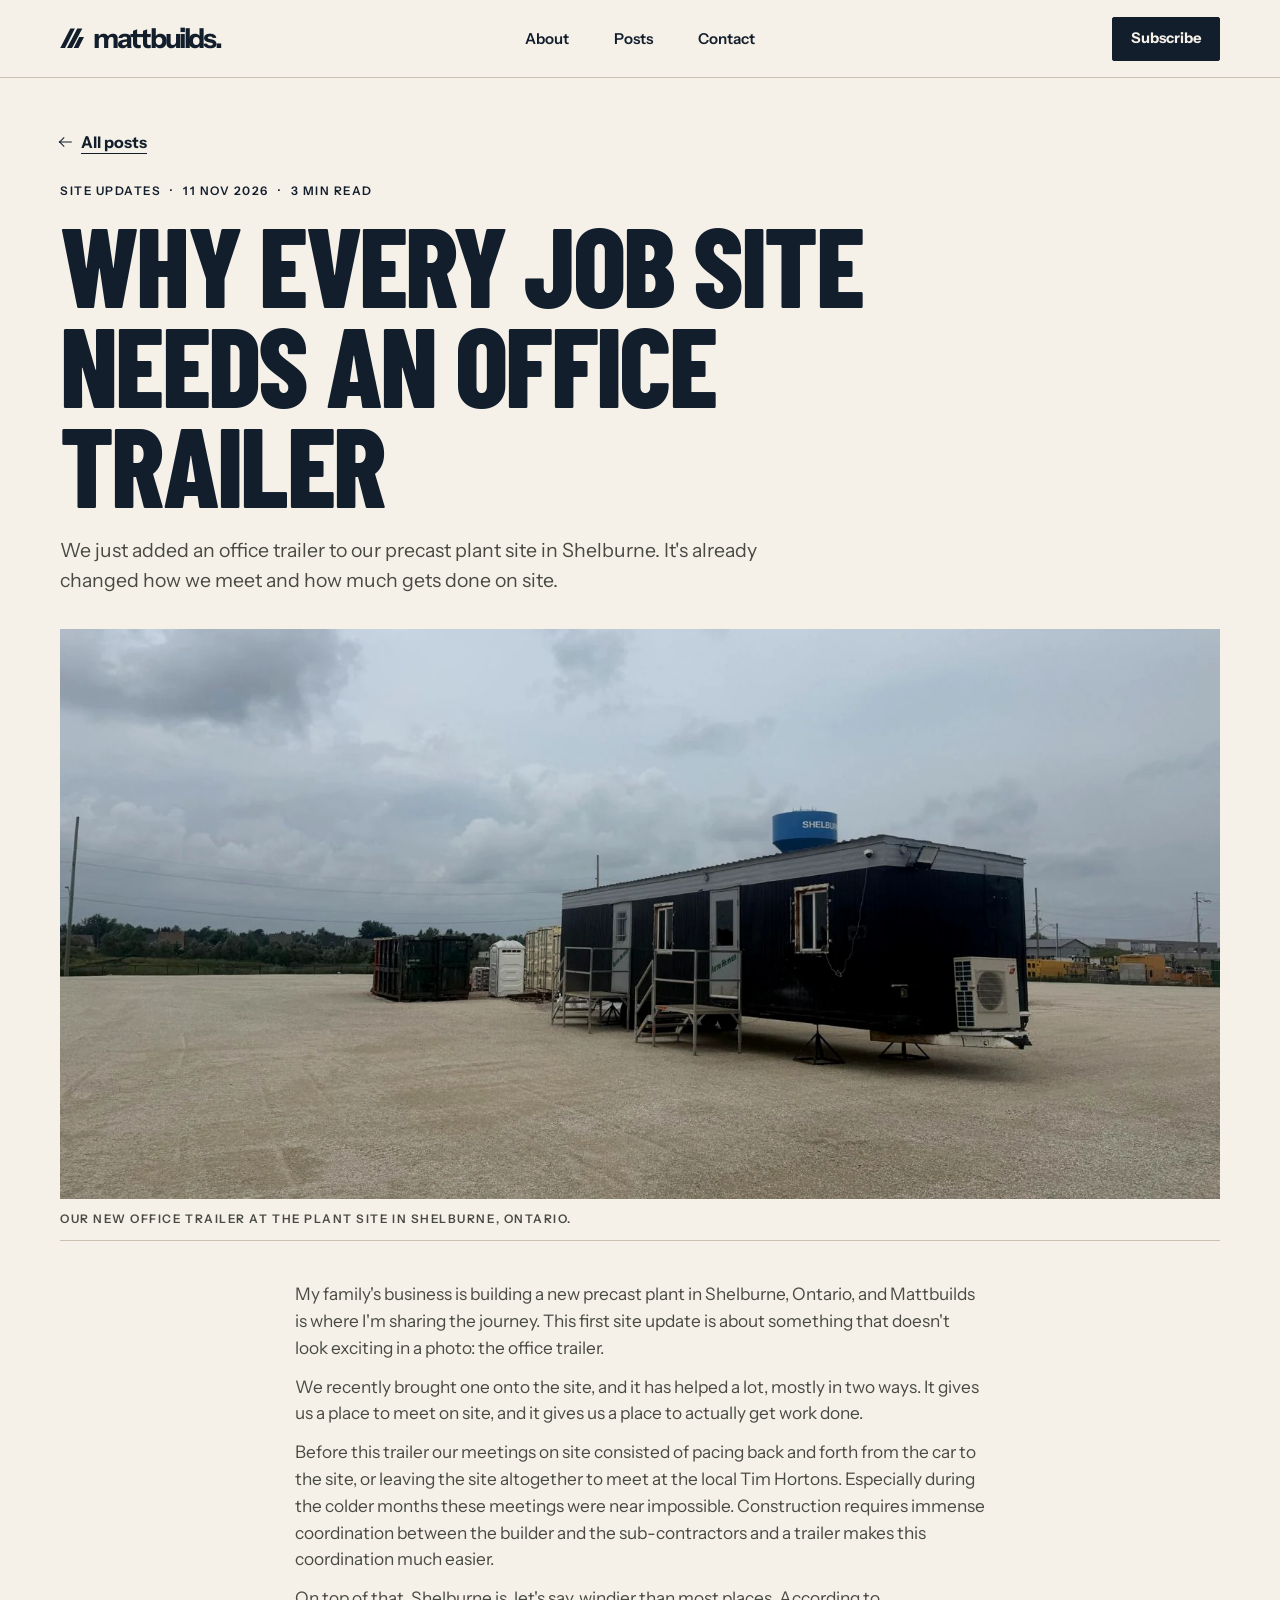
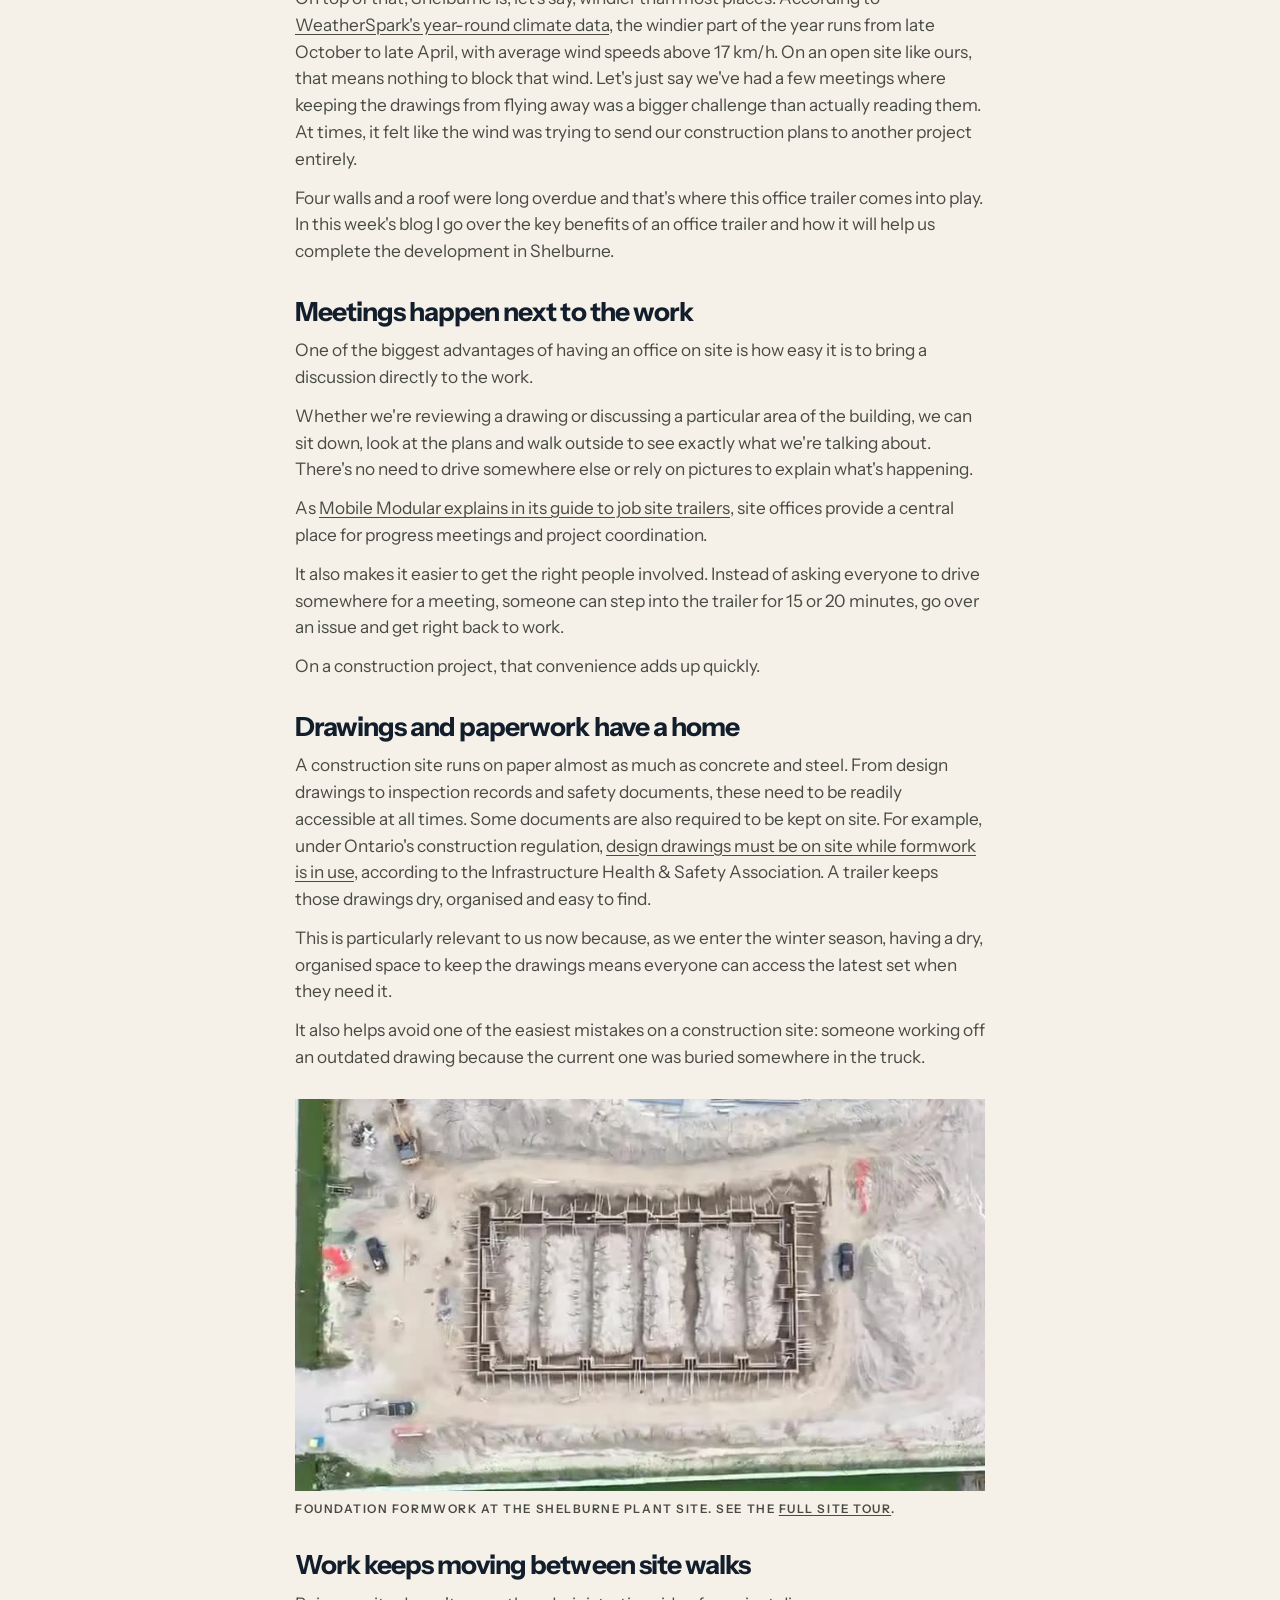
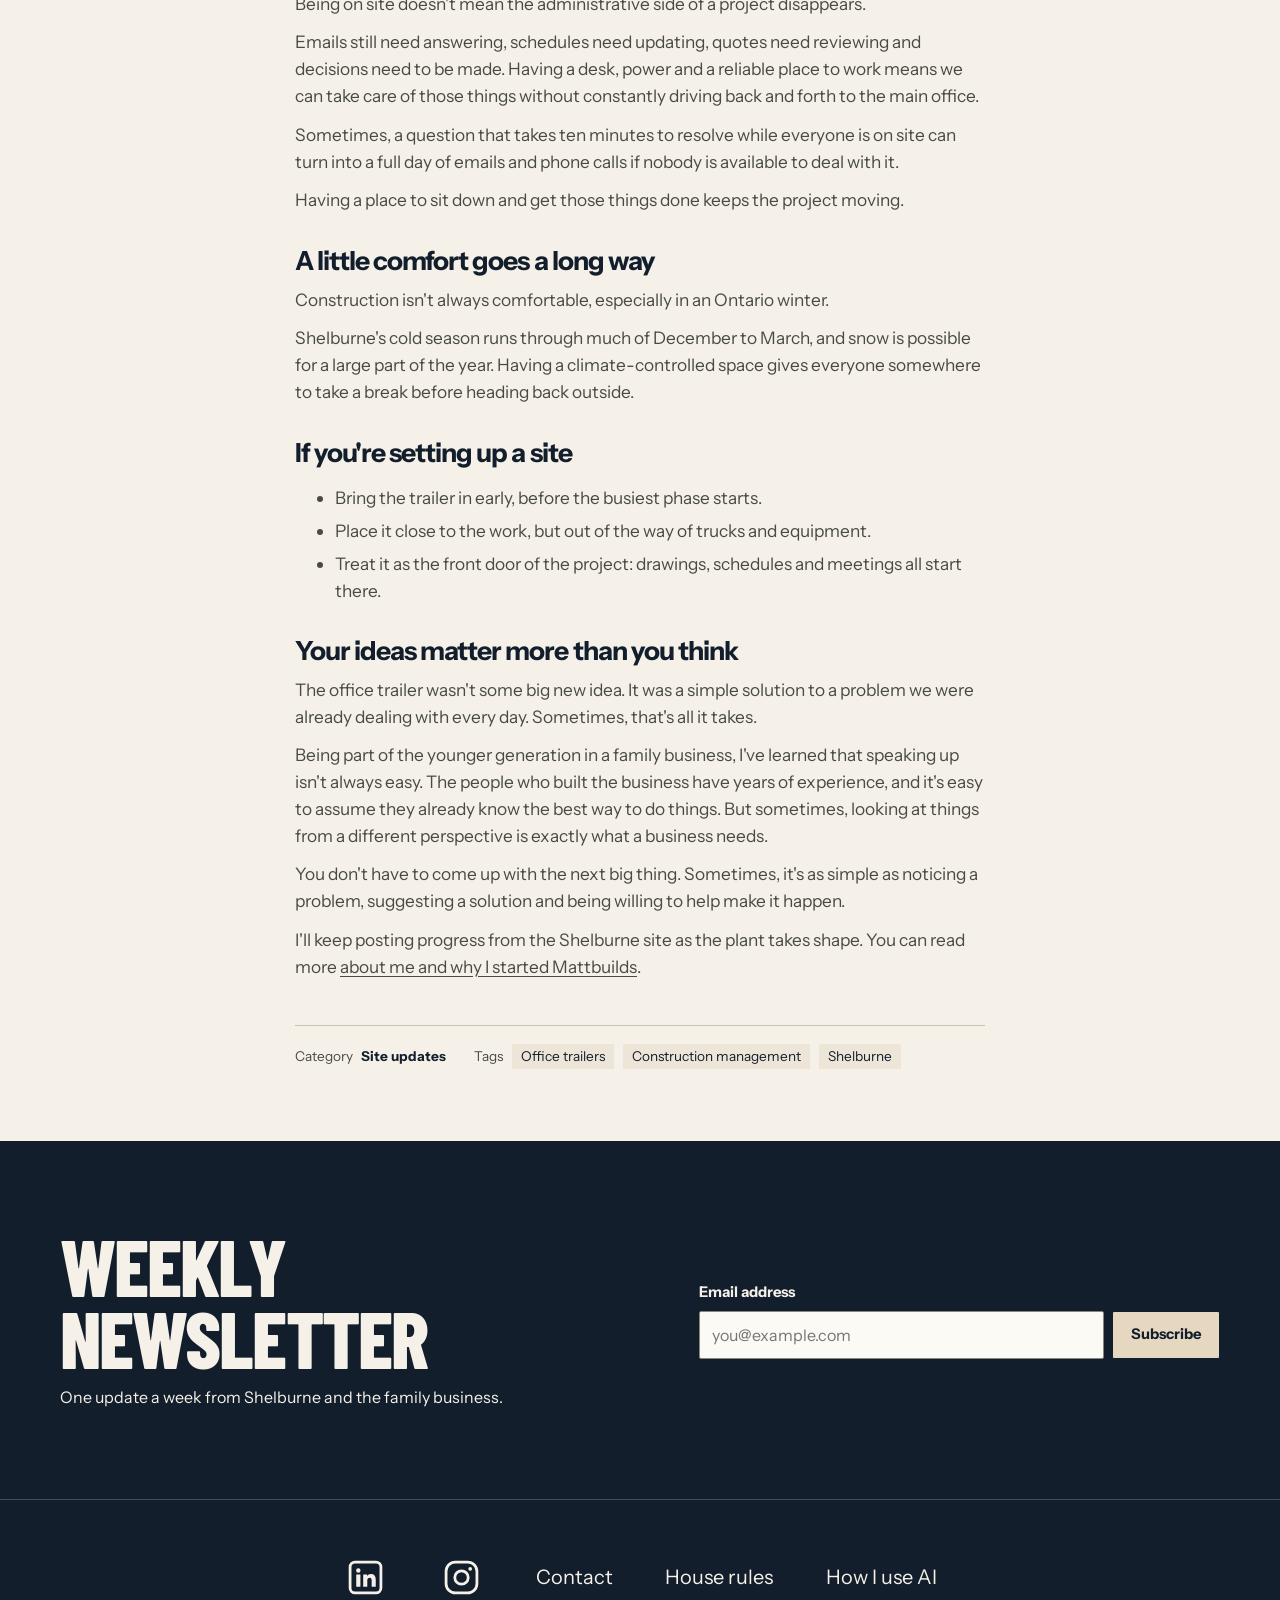
<file: public/office-trailer-job-site.html>
<!doctype html>
<html lang="en-CA">
<head>
  <meta charset="utf-8">
  <meta name="viewport" content="width=device-width, initial-scale=1">
  <meta name="description" content="We just added an office trailer to our precast plant site in Shelburne. It&#x27;s already changed how we meet and how much gets done on site.">
  <meta name="theme-color" content="#f5f1e8">
  <title>Why every job site needs an office trailer | Mattbuilds</title>
  <link rel="icon" href="assets/favicon.svg" type="image/svg+xml">
  <link rel="preload" href="assets/barlow-condensed-800.woff2" as="font" type="font/woff2" crossorigin>
  <link rel="stylesheet" href="assets/site.css">
  <script src="assets/site.js" defer></script>
</head>
<body>
<a class="skip-link" href="#main">Skip to content</a>
<header class="site-header">
  <div class="container header-layout">
    <a class="wordmark" href="index.html" aria-label="Mattbuilds home"><span class="brand-mark" aria-hidden="true"></span>mattbuilds<span class="brand-period" aria-hidden="true">.</span></a>
    <nav aria-label="Main navigation">
      <a href="about.html">About</a>
      <a href="posts.html">Posts</a>
      <a href="contact.html">Contact</a>
    </nav>
    <a class="button header-action" href="#subscribe">Subscribe</a>
  </div>
</header>
<main id="main">

<article>
  <header class="container page-heading article-heading">
    <a class="text-link back-link" href="posts.html"><span class="arrow arrow-left" aria-hidden="true"></span> All posts</a>
    <p class="eyebrow">Site updates <span aria-hidden="true">·</span> <time datetime="2026-11-11">11 Nov 2026</time> <span aria-hidden="true">·</span> 3 min read</p>
    <h1>Why every job site needs an office trailer</h1>
    <p class="page-intro">We just added an office trailer to our precast plant site in Shelburne. It&#x27;s already changed how we meet and how much gets done on site.</p>
  </header>
  <figure class="container article-figure">
    <img src="assets/shelburne-trailer-1600.webp" srcset="assets/shelburne-trailer-800.webp 800w, assets/shelburne-trailer-1600.webp 1600w" sizes="(max-width: 700px) 92vw, (max-width: 1280px) 92vw, 1160px" width="1600" height="1200" alt="Black office trailer on a gravel pad with the blue Shelburne water tower behind it" fetchpriority="high">
    <figcaption>Our new office trailer at the plant site in Shelburne, Ontario.</figcaption>
  </figure>
  <div class="container prose standalone-prose">
          <p>My family's business is building a new precast plant in Shelburne, Ontario, and Mattbuilds is where I'm sharing the journey. This first site update is about something that doesn't look exciting in a photo: the office trailer.</p>
          <p>We recently brought one onto the site, and it has helped a lot, mostly in two ways. It gives us a place to meet on site, and it gives us a place to actually get work done.</p>
          <p>Before this trailer our meetings on site consisted of pacing back and forth from the car to the site, or leaving the site altogether to meet at the local Tim Hortons. Especially during the colder months these meetings were near impossible. Construction requires immense coordination between the builder and the sub-contractors and a trailer makes this coordination much easier.</p>
          <p>On top of that, Shelburne is, let's say, windier than most places. According to <a href="https://weatherspark.com/y/22008/Average-Weather-in-Shelburne-Ontario-Canada-Year-Round" target="_blank" rel="noopener">WeatherSpark's year-round climate data</a>, the windier part of the year runs from late October to late April, with average wind speeds above 17 km/h. On an open site like ours, that means nothing to block that wind. Let's just say we've had a few meetings where keeping the drawings from flying away was a bigger challenge than actually reading them. At times, it felt like the wind was trying to send our construction plans to another project entirely.</p>
          <p>Four walls and a roof were long overdue and that's where this office trailer comes into play. In this week's blog I go over the key benefits of an office trailer and how it will help us complete the development in Shelburne.</p>

          <h2>Meetings happen next to the work</h2>
          <p>One of the biggest advantages of having an office on site is how easy it is to bring a discussion directly to the work.</p>
          <p>Whether we're reviewing a drawing or discussing a particular area of the building, we can sit down, look at the plans and walk outside to see exactly what we're talking about. There's no need to drive somewhere else or rely on pictures to explain what's happening.</p>
          <p>As <a href="https://www.mobilemodular.com/blog/best-uses-job-site-trailers" target="_blank" rel="noopener">Mobile Modular explains in its guide to job site trailers</a>, site offices provide a central place for progress meetings and project coordination.</p>
          <p>It also makes it easier to get the right people involved. Instead of asking everyone to drive somewhere for a meeting, someone can step into the trailer for 15 or 20 minutes, go over an issue and get right back to work.</p>
          <p>On a construction project, that convenience adds up quickly.</p>

          <h2>Drawings and paperwork have a home</h2>
          <p>A construction site runs on paper almost as much as concrete and steel. From design drawings to inspection records and safety documents, these need to be readily accessible at all times. Some documents are also required to be kept on site. For example, under Ontario's construction regulation, <a href="https://ohsguide.ihsa.ca/en/topic/formwork" target="_blank" rel="noopener">design drawings must be on site while formwork is in use</a>, according to the Infrastructure Health &amp; Safety Association. A trailer keeps those drawings dry, organised and easy to find.</p>
          <p>This is particularly relevant to us now because, as we enter the winter season, having a dry, organised space to keep the drawings means everyone can access the latest set when they need it.</p>
          <p>It also helps avoid one of the easiest mistakes on a construction site: someone working off an outdated drawing because the current one was buried somewhere in the truck.</p>

          <figure class="inline-figure">
            <img src="assets/shelburne-foundation-overhead.webp" width="816" height="464" alt="Overhead view of the timber formwork around the excavated plant foundation" loading="lazy">
            <figcaption>Foundation formwork at the Shelburne plant site. See the <a href="posts.html#shelburne-video">full site tour</a>.</figcaption>
          </figure>

          <h2>Work keeps moving between site walks</h2>
          <p>Being on site doesn't mean the administrative side of a project disappears.</p>
          <p>Emails still need answering, schedules need updating, quotes need reviewing and decisions need to be made. Having a desk, power and a reliable place to work means we can take care of those things without constantly driving back and forth to the main office.</p>
          <p>Sometimes, a question that takes ten minutes to resolve while everyone is on site can turn into a full day of emails and phone calls if nobody is available to deal with it.</p>
          <p>Having a place to sit down and get those things done keeps the project moving.</p>

          <h2>A little comfort goes a long way</h2>
          <p>Construction isn't always comfortable, especially in an Ontario winter.</p>
          <p>Shelburne's cold season runs through much of December to March, and snow is possible for a large part of the year. Having a climate-controlled space gives everyone somewhere to take a break before heading back outside.</p>

          <h2>If you're setting up a site</h2>
          <ul>
            <li>Bring the trailer in early, before the busiest phase starts.</li>
            <li>Place it close to the work, but out of the way of trucks and equipment.</li>
            <li>Treat it as the front door of the project: drawings, schedules and meetings all start there.</li>
          </ul>

          <h2>Your ideas matter more than you think</h2>
          <p>The office trailer wasn't some big new idea. It was a simple solution to a problem we were already dealing with every day. Sometimes, that's all it takes.</p>
          <p>Being part of the younger generation in a family business, I've learned that speaking up isn't always easy. The people who built the business have years of experience, and it's easy to assume they already know the best way to do things. But sometimes, looking at things from a different perspective is exactly what a business needs.</p>
          <p>You don't have to come up with the next big thing. Sometimes, it's as simple as noticing a problem, suggesting a solution and being willing to help make it happen.</p>
          <p>I'll keep posting progress from the Shelburne site as the plant takes shape. You can read more <a href="about.html">about me and why I started Mattbuilds</a>.</p>

          </div>
  <footer class="container post-taxonomy">
    <p>Category <strong>Site updates</strong></p>
    <div>
      <p id="post-tags-title">Tags</p>
      <ul aria-labelledby="post-tags-title">
        <li>Office trailers</li>
        <li>Construction management</li>
        <li>Shelburne</li>
      </ul>
    </div>
  </footer>
</article>

<section class="newsletter" id="subscribe" aria-labelledby="subscribe-title">
  <div class="container newsletter-layout">
    <div>
      <h2 id="subscribe-title">Weekly newsletter</h2>
      <p>One update a week from Shelburne and the family business.</p>
    </div>
    <form class="newsletter-form" action="https://formspree.io/f/xppdpjzz" method="post" data-formspree="newsletter">
      <input type="hidden" name="form_type" value="newsletter">
      <input type="hidden" name="subject" value="Mattbuilds newsletter signup">
      <label for="newsletter-email">Email address</label>
      <div class="form-row">
        <input id="newsletter-email" name="email" type="email" placeholder="you@example.com" autocomplete="email" required>
        <button class="button" type="submit">Subscribe</button>
      </div>
      <p class="form-status" role="status"></p>
    </form>
  </div>
</section>
</main>
<footer class="site-footer">
  <nav class="container footer-layout" aria-label="Footer navigation">
    <a class="social-link" href="https://www.linkedin.com/in/matthewboumitry/" aria-label="LinkedIn">
      <svg viewBox="0 0 24 24" aria-hidden="true" focusable="false">
        <rect x="2" y="2" width="20" height="20" rx="3.2" fill="none" stroke="currentColor" stroke-width="1.8"/>
        <path fill="currentColor" d="M6 10h2.7v8H6zm1.35-4a1.43 1.43 0 1 1 0 2.86 1.43 1.43 0 0 1 0-2.86zM10.5 10H13v1.1c.5-.83 1.36-1.32 2.5-1.32 2.11 0 3.15 1.27 3.15 3.69V18H16v-4.23c0-1.04-.38-1.62-1.27-1.62-1 0-1.57.67-1.57 1.76V18H10.5z"/>
      </svg>
    </a>
    <a class="social-link" href="https://www.instagram.com/m.boumitry/" aria-label="Instagram">
      <svg viewBox="0 0 24 24" fill="none" aria-hidden="true" focusable="false">
        <rect x="2" y="2" width="20" height="20" rx="6" stroke="currentColor" stroke-width="1.8"/>
        <circle cx="12" cy="12" r="4.35" stroke="currentColor" stroke-width="1.8"/>
        <circle cx="17.65" cy="6.4" r="1.2" fill="currentColor"/>
      </svg>
    </a>
    <a href="contact.html">Contact</a>
    <a href="house-rules.html">House rules</a>
    <a href="ai.html">How I use AI</a>
  </nav>
</footer>
</body>
</html>
</file>
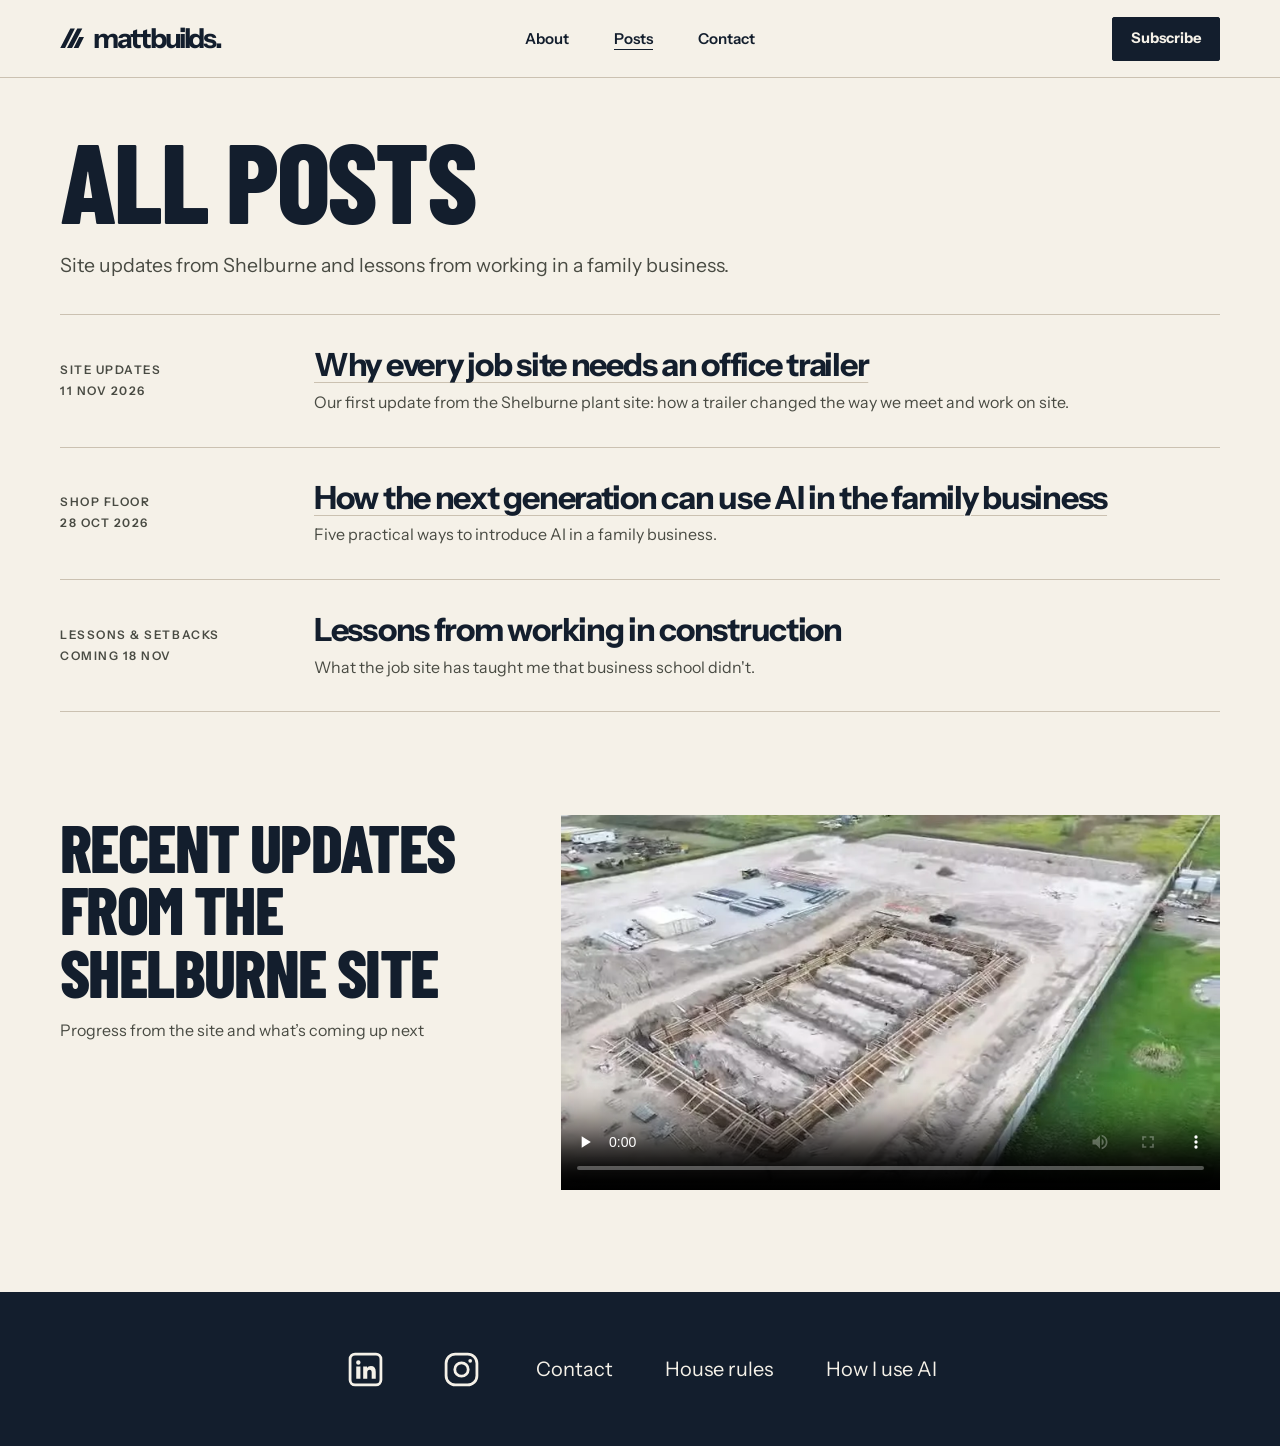
<file: public/posts.html>
<!doctype html>
<html lang="en-CA">
<head>
  <meta charset="utf-8">
  <meta name="viewport" content="width=device-width, initial-scale=1">
  <meta name="description" content="Site updates from Shelburne and lessons from working in a family business.">
  <meta name="theme-color" content="#f5f1e8">
  <title>All posts | Mattbuilds</title>
  <link rel="icon" href="assets/favicon.svg" type="image/svg+xml">
  <link rel="preload" href="assets/barlow-condensed-800.woff2" as="font" type="font/woff2" crossorigin>
  <link rel="stylesheet" href="assets/site.css">
  <script src="assets/site.js" defer></script>
</head>
<body>
<a class="skip-link" href="#main">Skip to content</a>
<header class="site-header">
  <div class="container header-layout">
    <a class="wordmark" href="index.html" aria-label="Mattbuilds home"><span class="brand-mark" aria-hidden="true"></span>mattbuilds<span class="brand-period" aria-hidden="true">.</span></a>
    <nav aria-label="Main navigation">
      <a href="about.html">About</a>
      <a href="posts.html" aria-current="page">Posts</a>
      <a href="contact.html">Contact</a>
    </nav>
    <a class="button header-action" href="index.html#subscribe">Subscribe</a>
  </div>
</header>
<main id="main">
<header class="container page-heading">
  <h1>All posts</h1>
  <p class="page-intro">Site updates from Shelburne and lessons from working in a family business.</p>
</header>
<section class="container journal archive" aria-label="Articles">
  <article class="journal-row journal-feature">
    <p class="post-meta">Site updates<br> <time datetime="2026-11-11">11 Nov 2026</time></p>
    <div>
      <h2><a href="office-trailer-job-site.html">Why every job site needs an office trailer</a></h2>
      <p>Our first update from the Shelburne plant site: how a trailer changed the way we meet and work on site.</p>
    </div>
  </article>
  <article class="journal-row journal-feature">
    <p class="post-meta">Shop floor<br> <time datetime="2026-10-28">28 Oct 2026</time></p>
    <div>
      <h2><a href="ai-in-family-business.html">How the next generation can use AI in the family business</a></h2>
      <p>Five practical ways to introduce AI in a family business.</p>
    </div>
  </article>
  <article class="journal-row">
    <p class="post-meta">Lessons &amp; setbacks<br> Coming <time datetime="2026-11-18">18 Nov</time></p>
    <div>
      <h2>Lessons from working in construction</h2>
      <p>What the job site has taught me that business school didn't.</p>
    </div>
  </article>
</section>
<section class="container site-updates" id="shelburne-video" aria-labelledby="site-updates-title">
  <div class="site-updates-intro">
    <h2 id="site-updates-title">Recent updates from the Shelburne site</h2>
    <p>Progress from the site and what’s coming up next</p>
  </div>
  <figure class="site-video">
    <video controls playsinline preload="none" width="816" height="464"
      poster="assets/shelburne-site-video.webp" aria-label="Matthew Boumitry tours the Shelburne precast plant site">
      <source src="assets/shelburne-site-video.mp4" type="video/mp4">
      <track kind="captions" src="assets/shelburne-site-captions.en.vtt" srclang="en" label="English">
      <a href="assets/shelburne-site-video.mp4">Download the site video</a>
    </video>
  </figure>
</section>
</main>
<footer class="site-footer">
  <nav class="container footer-layout" aria-label="Footer navigation">
    <a class="social-link" href="https://www.linkedin.com/in/matthewboumitry/" aria-label="LinkedIn">
      <svg viewBox="0 0 24 24" aria-hidden="true" focusable="false">
        <rect x="2" y="2" width="20" height="20" rx="3.2" fill="none" stroke="currentColor" stroke-width="1.8"/>
        <path fill="currentColor" d="M6 10h2.7v8H6zm1.35-4a1.43 1.43 0 1 1 0 2.86 1.43 1.43 0 0 1 0-2.86zM10.5 10H13v1.1c.5-.83 1.36-1.32 2.5-1.32 2.11 0 3.15 1.27 3.15 3.69V18H16v-4.23c0-1.04-.38-1.62-1.27-1.62-1 0-1.57.67-1.57 1.76V18H10.5z"/>
      </svg>
    </a>
    <a class="social-link" href="https://www.instagram.com/m.boumitry/" aria-label="Instagram">
      <svg viewBox="0 0 24 24" fill="none" aria-hidden="true" focusable="false">
        <rect x="2" y="2" width="20" height="20" rx="6" stroke="currentColor" stroke-width="1.8"/>
        <circle cx="12" cy="12" r="4.35" stroke="currentColor" stroke-width="1.8"/>
        <circle cx="17.65" cy="6.4" r="1.2" fill="currentColor"/>
      </svg>
    </a>
    <a href="contact.html">Contact</a>
    <a href="house-rules.html">House rules</a>
    <a href="ai.html">How I use AI</a>
  </nav>
</footer>
</body>
</html>
</file>
<file: public/assets/site.css>
@font-face {
  font-family: "Barlow Condensed";
  src: url("barlow-condensed-800.woff2") format("woff2");
  font-weight: 800;
  font-display: swap;
}

@font-face {
  font-family: "Instrument Sans";
  src: url("instrument-sans.woff2") format("woff2");
  font-weight: 400 700;
  font-display: swap;
}

:root {
  color-scheme: light;
  --paper: #f5f1e8;
  --ink: #131e2d;
  --text: #494b43;
  --rule: #cbc1b1;
  --sand: #e6d8c0;
  --sand-deep: #d5c3a5;
  --heading: "Barlow Condensed", "Arial Narrow", sans-serif;
  --body: "Instrument Sans", Arial, sans-serif;
}

* { box-sizing: border-box; }
html { scroll-behavior: smooth; }
body { margin: 0; background: var(--paper); color: var(--ink); font: 400 1rem/1.55 var(--body); }
h1, h2, h3, p, figure { margin: 0; }
a { color: inherit; }
img { display: block; max-width: 100%; }
button, input, textarea { font: inherit; }
button { cursor: pointer; }
:focus-visible { outline: 2px solid var(--ink); outline-offset: 4px; }
::selection { background: var(--sand); color: var(--ink); }

.container { width: min(1160px, calc(100% - 100px)); margin-inline: auto; }
.skip-link { position: absolute; z-index: 2; top: 12px; left: 12px; padding: 10px 16px; background: var(--sand); transform: translateY(-150%); }
.skip-link:focus { transform: none; }

.site-header { border-bottom: 1px solid var(--rule); }
.header-layout { min-height: 77px; display: grid; grid-template-columns: 1fr auto 1fr; align-items: center; gap: 24px; }
.wordmark { display: inline-flex; align-items: center; justify-self: start; width: fit-content; font-weight: 700; font-size: 1.72rem; line-height: 1; letter-spacing: -.075em; text-decoration: none; white-space: nowrap; }
.brand-mark { width: 24px; height: 20px; margin-right: 9px; background: currentColor; clip-path: polygon(0 100%, 43% 0, 62% 0, 20% 100%, 28% 100%, 72% 0, 93% 0, 49% 100%, 56% 100%, 80% 43%, 100% 43%, 76% 100%); }
.brand-period { color: var(--ink); }
.site-header nav { display: flex; align-items: center; gap: clamp(21px, 3.5vw, 48px); }
.site-header nav a { text-decoration: none; font-size: .94rem; font-weight: 600; }
.site-header nav a:hover, .site-header nav a[aria-current] { text-decoration: underline; text-underline-offset: .34em; }
.button { display: inline-flex; align-items: center; gap: 14px; justify-content: center; padding: 12px 18px; min-height: 44px; background: var(--sand); color: var(--ink); border: 1px solid var(--ink); border-radius: 2px; font-size: .92rem; font-weight: 700; line-height: 1.2; text-decoration: none; white-space: nowrap; }
.button:hover { background: var(--sand-deep); }
.header-action { justify-self: end; background: var(--ink); color: var(--paper); }
.header-action:hover { background: #2a3749; }

.eyebrow, .post-meta, figcaption { font: 600 .74rem/1.45 var(--body); text-transform: uppercase; letter-spacing: .13em; }
.eyebrow { display: flex; gap: 9px; align-items: center; }
.location-dot { display: inline-block; width: 10px; height: 10px; flex: none; background: var(--sand); border: 1px solid var(--ink); transform: rotate(45deg); margin: 0 2px; }
h1, .journal-heading h2, .newsletter h2 {
  font-family: var(--heading);
  font-weight: 800;
  text-transform: uppercase;
  letter-spacing: -.024em;
  line-height: .9;
}
.text-link { display: inline-flex; gap: 9px; align-items: baseline; width: fit-content; font-weight: 700; text-underline-offset: .3em; text-decoration-thickness: 1px; }
.text-link:hover { color: var(--ink); }

.journal { padding-block: clamp(64px, 7.4vw, 110px); scroll-margin-top: 24px; }
.journal-heading { display: flex; justify-content: space-between; align-items: end; gap: 20px; margin-bottom: 30px; }
.journal-heading h2, .newsletter h2 { font-size: clamp(3.4rem, 6.2vw, 5rem); }
.journal-row { display: grid; align-items: center; grid-template-columns: minmax(120px, 20%) minmax(0, 1fr); gap: 22px; padding: 32px 0; border-top: 1px solid var(--rule); }
.journal-row:last-child { border-bottom: 1px solid var(--rule); }
.journal-feature { position: relative; }
.journal-row .post-meta { color: var(--text); }
.journal-row .post-meta time { display: inline-block; margin-top: 4px; }
.journal-row :is(h2, h3) { font-size: clamp(1.28rem, 2.5vw, 2rem); font-weight: 700; line-height: 1.11; letter-spacing: -.04em; }
.journal-row :is(h2, h3) + p { margin-top: 7px; color: var(--text); }
.journal-row :is(h2, h3) a { text-decoration-color: var(--rule); text-decoration-thickness: 1px; text-underline-offset: .19em; }
.journal-feature :is(h2, h3) a::after { position: absolute; inset: 0; content: ""; }
.journal-row :is(h2, h3) a:hover { text-decoration-color: currentColor; }

.newsletter { padding-block: clamp(62px, 7vw, 96px); background: var(--ink); color: var(--paper); scroll-margin-top: 20px; }
.newsletter-layout { display: grid; grid-template-columns: 1.15fr 1fr; gap: 40px; align-items: center; }
.newsletter h2 { color: var(--paper); }
.newsletter h2 + p { margin-top: 12px; }
.newsletter label, .contact-form label { display: block; font-size: .92rem; font-weight: 700; margin-bottom: 7px; }
.newsletter :focus-visible { outline-color: var(--sand); }
.form-row { display: grid; grid-template-columns: minmax(0, 1fr) auto; gap: 8px; }
input, textarea { min-width: 0; width: 100%; padding: 11px 12px; color: var(--ink); background: #fbfaf4; border: 1px solid #878779; border-radius: 2px; }
.form-status:not(:empty) { margin-top: 8px; font-size: .9rem; }

.site-footer { background: var(--ink); color: var(--paper); }
.footer-layout {
  display: flex;
  justify-content: center;
  align-items: center;
  flex-wrap: wrap;
  gap: 10px clamp(18px, 4.1vw, 53px);
  padding-block: clamp(24px, 4.3vw, 58px);
}
.footer-layout a {
  display: inline-flex;
  align-items: center;
  justify-content: center;
  min-height: 44px;
  font-size: clamp(.95rem, 1.65vw, 1.25rem);
  text-decoration: none;
}
.footer-layout a:hover, .footer-layout a[aria-current] { text-decoration: underline; text-underline-offset: .32em; }
.footer-layout .social-link { min-width: 44px; }
.social-link svg { width: clamp(24px, 3vw, 37px); height: auto; }
.social-link:hover { color: var(--sand); }
.site-footer :focus-visible { outline-color: var(--sand); }
body:has(.newsletter) .site-footer { border-top: 1px solid rgba(230, 216, 192, .25); }
.form-status[data-error] { color: #a12525; }
.newsletter .form-status[data-error] { color: #ffd2c7; }
.button:disabled { opacity: .65; cursor: progress; }

@media (max-width: 450px) {
  .footer-layout { display: grid; grid-template-columns: repeat(6, auto); gap: 5px 12px; }
  .footer-layout .social-link { grid-column: 2 / 4; justify-self: center; }
  .footer-layout .social-link + .social-link { grid-column: 4 / 6; grid-row: 1; }
  .footer-layout a:not(.social-link) { grid-row: 2; grid-column: span 2; }
}

.page-heading { padding-block: 52px 34px; border-bottom: 1px solid var(--rule); }
.page-heading .eyebrow { margin-bottom: 14px; }
.page-heading h1 { max-width: 1050px; font-size: clamp(4rem, 8.7vw, 8rem); }
.page-intro { max-width: 59ch; margin-top: 20px; color: var(--text); font-size: 1.22rem; }
.detail-layout { display: grid; grid-template-columns: minmax(210px, .62fr) minmax(0, 1.55fr); gap: clamp(26px, 6vw, 80px); padding-block: 36px 75px; align-items: start; }
.side-note { border-top: 5px solid var(--sand-deep); padding: 21px; background: #ece5d8; }
.side-note h2, .contact-form h2, .prose h2 { font-size: 1.65rem; line-height: 1.15; letter-spacing: -.037em; }
.side-note .eyebrow + h2 { margin-top: 8px; }
.side-note .text-link, .side-note p:last-child { margin-top: 14px; }
.email-link { overflow-wrap: anywhere; }
.prose { color: var(--text); font-size: 1.08rem; max-width: 690px; }
.prose h2 { margin-block: 32px 10px; color: var(--ink); }
.prose h2:first-child { margin-top: 0; }
.prose p + p { margin-top: 12px; }
.prose a { text-underline-offset: .19em; }
.prose li + li { margin-top: 6px; }
.standalone-prose { padding-block: 40px 80px; }

.contact-form { max-width: 620px; }
.contact-form h2 { margin-bottom: 20px; }
.contact-form input, .contact-form textarea { margin-bottom: 16px; }
.contact-form textarea { resize: vertical; }

.article-heading { border: 0; }
.article-heading h1 { max-width: 950px; }
.back-link { margin-bottom: 28px; }
.article-figure img { width: 100%; max-height: 570px; object-fit: cover; object-position: center 62%; }
.article-figure figcaption { padding-block: 12px; border-bottom: 1px solid var(--rule); color: var(--text); }

@media (max-width: 960px) {
  .container { width: calc(100% - 64px); }
}

@media (max-width: 700px) {
  .container { width: calc(100% - 36px); }
  .header-layout { grid-template-columns: 1fr auto; gap: 10px 16px; padding-block: 14px 11px; }
  .site-header nav { grid-column: 1 / -1; grid-row: 2; justify-content: flex-start; gap: 25px; }
  .site-header nav a { padding-block: 4px; }
  .journal { padding-block: 56px 64px; }
  .journal-heading { display: block; }
  .journal-row { grid-template-columns: 1fr; gap: 8px; padding: 23px 0; }
  .journal-row .post-meta { grid-column: 1 / -1; font-size: .65rem; }
  .journal-row .post-meta br { display: none; }
  .journal-row .post-meta time { margin-inline-start: 5px; }
  .newsletter-layout { gap: 24px; }
  .page-heading { padding-block: 35px 26px; }
  .page-intro { font-size: 1.04rem; }
  .detail-layout { padding-block: 26px 50px; }
  .standalone-prose { padding-block: 30px 50px; }
}

@media (prefers-reduced-motion: reduce) {
  html { scroll-behavior: auto; }
}

.arrow {
  position: relative;
  display: inline-block;
  flex: 0 0 auto;
  align-self: center;
  width: 12px;
  height: 12px;
}

.arrow::before, .arrow::after {
  position: absolute;
  content: "";
}

.arrow::before {
  top: 1px;
  right: 1px;
  width: 6px;
  height: 6px;
  border-top: 1.5px solid currentColor;
  border-right: 1.5px solid currentColor;
}

.arrow::after {
  top: 5px;
  left: 0;
  width: 13px;
  border-top: 1.5px solid currentColor;
  transform: rotate(-45deg);
}

.arrow-left { transform: rotate(225deg); }

@media (max-width: 365px) {
  .wordmark { font-size: 1.49rem; }
  .header-action { padding-inline: 12px; gap: 7px; }
  .form-row { grid-template-columns: 1fr; }
  .form-row .button { justify-self: start; }
}

.profile-hero {
  position: relative;
  isolation: isolate;
  display: grid;
  align-items: center;
  min-height: clamp(510px, 45vw, 720px);
  background: var(--ink);
  color: var(--paper);
}
.profile-portrait { position: absolute; z-index: -1; inset: 0 0 0 39%; }
.profile-portrait img { width: 100%; height: 100%; object-fit: cover; object-position: center 28%; }
.profile-portrait::after {
  position: absolute;
  inset: 0;
  content: "";
  background: linear-gradient(90deg, var(--ink), rgba(19, 30, 45, .65) 19%, transparent 53%);
}
.profile-content { padding-block: 64px; }
.profile-content h1 { font-size: clamp(5rem, 8.4vw, 8.4rem); text-transform: none; }
.profile-content h1 span { display: block; color: var(--sand); font-size: .72em; margin-bottom: .08em; }
.profile-content p { max-width: 41ch; margin-block: 26px 31px; font-size: clamp(1.02rem, 1.35vw, 1.22rem); }
.profile-content :focus-visible { outline-color: var(--sand); }

.quotes-section {
  padding-block: clamp(20px, 4vw, 56px) clamp(66px, 8vw, 112px);
}
.quotes-section h2 {
  margin: 0 auto clamp(21px, 3vw, 38px);
  text-align: center;
  font: 800 clamp(2.8rem, 5.3vw, 4.4rem)/1 var(--heading);
  letter-spacing: -.025em;
}
.quote-marquee { background: var(--ink); color: var(--paper); padding-block: clamp(23px, 4vw, 45px); }
.quote-window { overflow-x: auto; }
.quote-track, .quote-list { display: flex; width: max-content; }
.quote-list { list-style: none; flex: none; align-items: center; padding: 0; margin: 0; }
.quote-list li { display: flex; align-items: center; white-space: nowrap; font-size: clamp(1.12rem, 2.1vw, 1.62rem); font-weight: 500; }
.quote-list li::after { content: ""; width: 6px; height: 6px; margin-inline: clamp(26px, 4.5vw, 62px); transform: rotate(45deg); background: var(--sand); }
.quote-marquee[data-animated] .quote-window { overflow: hidden; mask-image: linear-gradient(to right, transparent, black 5%, black 95%, transparent); }
.quote-marquee[data-animated] .quote-track { animation: quote-scroll 70s linear infinite; }
.quote-marquee[data-animated]:hover .quote-track { animation-play-state: paused; }
@keyframes quote-scroll { to { transform: translateX(-50%); } }

@media (max-width: 860px) {
  .profile-content p { max-width: 31ch; }
}

@media (max-width: 700px) {
  .profile-hero { min-height: 0; }
  .profile-portrait { position: relative; inset: auto; height: clamp(280px, 81vw, 420px); }
  .profile-portrait img { object-position: center 35%; }
  .profile-portrait::after { background: linear-gradient(0deg, var(--ink), transparent 35%); }
  .profile-content { margin-top: -20px; padding-block: 0 44px; }
  .profile-content h1 { font-size: clamp(3.75rem, 12vw, 5.5rem); }
  .profile-content p { max-width: 43ch; margin-block: 19px 21px; }
  .profile-content .button { white-space: normal; text-align: left; }
}

@media (prefers-reduced-motion: reduce) {
  .quote-marquee[data-animated] .quote-track { animation: none; }
  .quote-marquee[data-animated] .quote-window { overflow-x: auto; mask-image: none; }
  .quote-marquee .quote-list[aria-hidden="true"] { display: none; }
  .quote-list { display: flex; flex-wrap: wrap; width: auto; gap: 12px 20px; padding-inline: 20px; }
  .quote-track { width: auto; }
  .quote-list li { white-space: normal; }
  .quote-list li::after { display: none; }
}

@media (max-width: 700px) {
  .detail-layout, .newsletter-layout { grid-template-columns: 1fr; }
  .page-heading h1 { font-size: clamp(3.25rem, 12.4vw, 5.6rem); }
}

@media (max-width: 365px) {
  .page-heading h1 { font-size: 2.9rem; }
}

.journal-heading > .text-link { flex: none; margin-top: 10px; }
.recent-posts { padding-bottom: clamp(54px, 6.4vw, 90px); }
.archive { padding-block: 0; }
.archive > :first-child { border-top: 0; }
.site-updates {
  display: grid;
  grid-template-columns: minmax(0, .9fr) minmax(0, 1.4fr);
  align-items: start;
  gap: clamp(30px, 6vw, 78px);
  padding-block: clamp(64px, 8vw, 106px);
}
.site-updates h2 {
  font: 800 clamp(2.9rem, 5.2vw, 4.75rem)/.94 var(--heading);
  text-transform: uppercase;
  letter-spacing: -.024em;
}
.site-updates-intro p { margin-top: 16px; color: var(--text); }
.site-video video {
  display: block;
  width: 100%;
  height: auto;
  aspect-ratio: 816 / 464;
  background: var(--ink);
}

@media (max-width: 700px) {
  .site-updates { grid-template-columns: 1fr; gap: 22px; }
}


.profile-sidebar { min-width: 0; }
.profile-sidebar .inline-figure { margin-block: 0 28px; }
.inline-figure { margin-block: 28px; }
.inline-figure img { width: 100%; height: auto; }
.inline-figure figcaption { margin-top: 10px; color: var(--text); }
.inline-figure figcaption a { text-underline-offset: .2em; }

.path-figure { margin-block: 30px; padding: clamp(16px, 4vw, 28px); background: #ece5d8; }
.path-figure h2 { font-size: 1.24rem; }
.survey-chart { display: grid; gap: 18px; margin-block: 16px 20px; }
.survey-chart dt { font-size: .92rem; line-height: 1.4; }
.survey-chart dd { display: flex; gap: 8px; align-items: center; margin: 4px 0 0; font-size: .9rem; }
.survey-chart dd span { width: var(--bar); height: 13px; background: var(--ink); }
.path-figure figcaption { line-height: 1.6; }

.post-taxonomy {
  display: flex;
  flex-wrap: wrap;
  align-items: baseline;
  gap: 12px 28px;
  max-width: 690px;
  margin-top: -36px;
  margin-bottom: clamp(34px, 6vw, 72px);
  padding-top: 18px;
  border-top: 1px solid var(--rule);
  color: var(--text);
  font-size: .85rem;
}
.post-taxonomy strong { margin-left: 5px; color: var(--ink); }
.post-taxonomy div, .post-taxonomy ul { display: flex; flex-wrap: wrap; gap: 6px 9px; align-items: baseline; }
.post-taxonomy ul { list-style: none; padding: 0; margin: 0; }
.post-taxonomy li { padding: 2px 9px; background: #ece5d8; color: var(--ink); }
</file>
